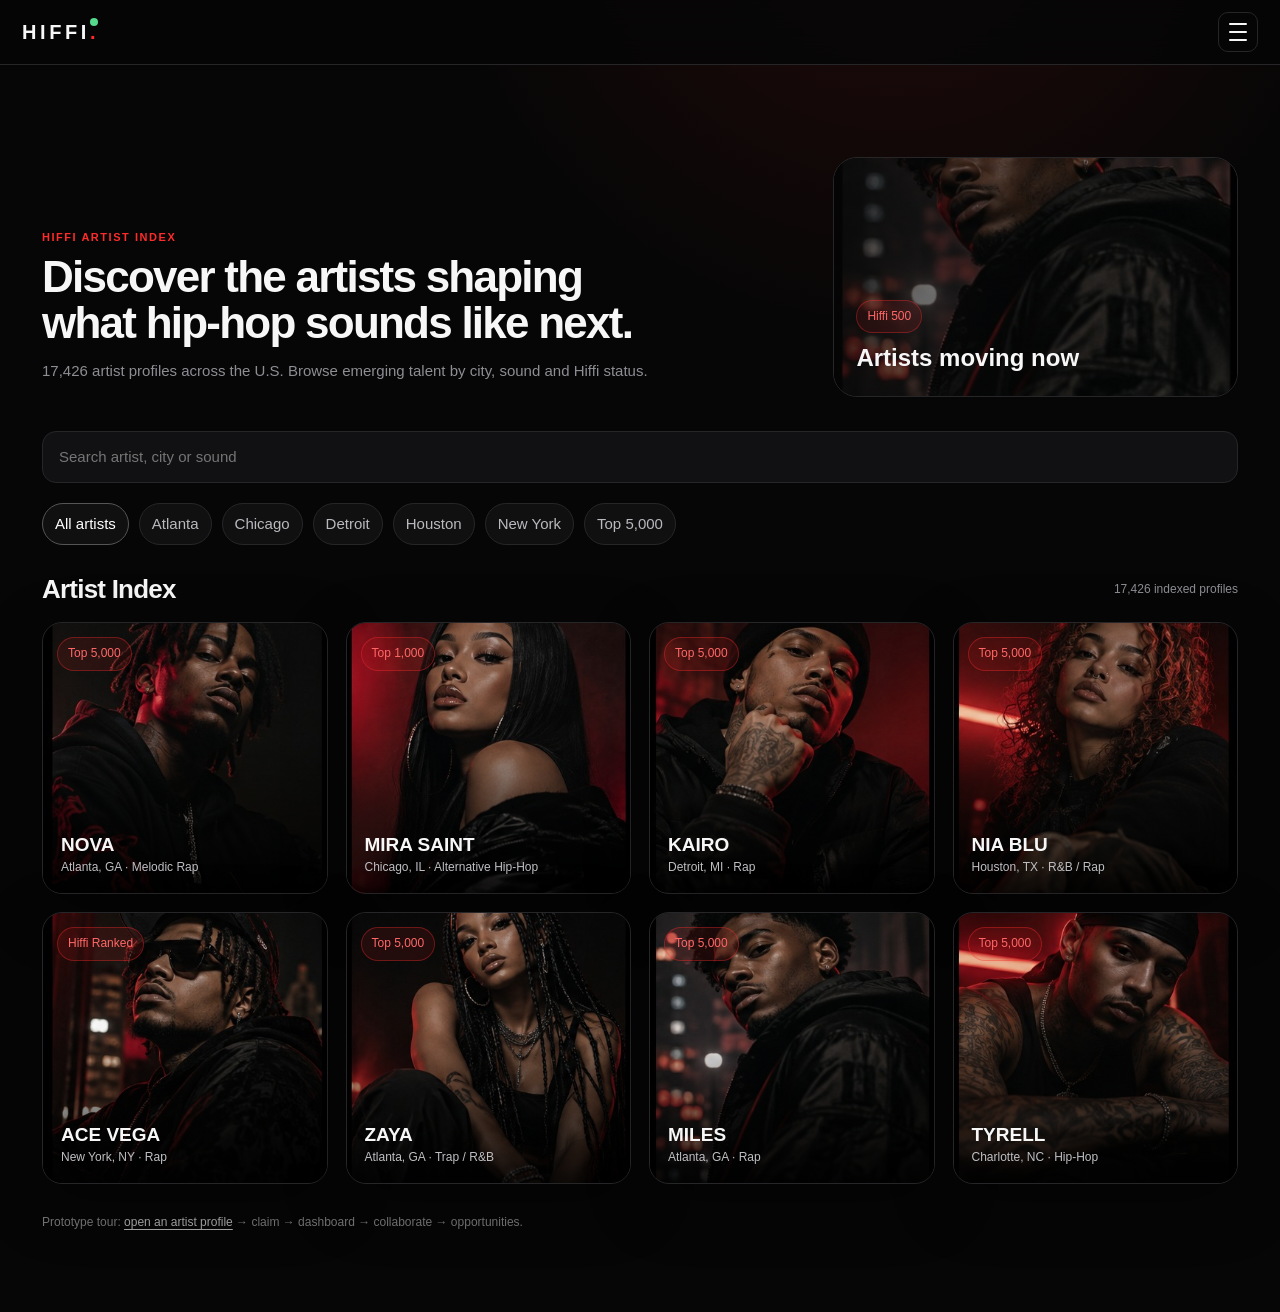
<file: index.html>
<!doctype html><html><head><meta charset="utf-8"><meta name="viewport" content="width=device-width,initial-scale=1"><title>Artist Index — Hiffi Prototype</title><link rel="stylesheet" href="styles.css"></head><body><div class="shell"><header class="topbar"><a class="brand" href="index.html">HIFFI<span class="dot">.</span></a><nav class="nav"><a class="" href="index.html">Explore</a><a class="active" href="index.html">Artist Index</a><a href="opportunities.html">Opportunities</a><a class="pill" href="claim.html">Log in</a><a class="pill cta" href="claim.html">Sign up</a></nav></header><main class="content"><section class="hero-index"><div><div class="eyebrow">Hiffi Artist Index</div><h1 class="h1">Discover the artists shaping<br>what hip-hop sounds like next.</h1><p class="muted" style="max-width:700px">17,426 artist profiles across the U.S. Browse emerging talent by city, sound and Hiffi status.</p></div><div class="hero-art"><img src="assets/miles.jpg" alt="Hip-hop artist"><div style="position:absolute;left:22px;bottom:20px;z-index:2"><span class="badge red">Hiffi 500</span><div style="font-size:24px;font-weight:900;margin-top:8px">Artists moving now</div></div></div></section><input class="search" placeholder="Search artist, city or sound"><div class="filters"><button class="filter active">All artists</button><button class="filter">Atlanta</button><button class="filter">Chicago</button><button class="filter">Detroit</button><button class="filter">Houston</button><button class="filter">New York</button><button class="filter">Top 5,000</button></div><div class="between" style="margin-bottom:14px"><h2 class="h2">Artist Index</h2><span class="muted tiny">17,426 indexed profiles</span></div><div class="artist-grid"><a class="card artist-card" href="artist.html"><img src="assets/nova.jpg" alt="NOVA"><div class="overlay"></div><span class="badge red ranktag">Top 5,000</span><div class="info"><div class="name">NOVA</div><div class="meta">Atlanta, GA · Melodic Rap</div></div></a><a class="card artist-card" href="artist.html"><img src="assets/mira.jpg" alt="MIRA SAINT"><div class="overlay"></div><span class="badge red ranktag">Top 1,000</span><div class="info"><div class="name">MIRA SAINT</div><div class="meta">Chicago, IL · Alternative Hip-Hop</div></div></a><a class="card artist-card" href="artist.html"><img src="assets/kairo.jpg" alt="KAIRO"><div class="overlay"></div><span class="badge red ranktag">Top 5,000</span><div class="info"><div class="name">KAIRO</div><div class="meta">Detroit, MI · Rap</div></div></a><a class="card artist-card" href="artist.html"><img src="assets/nia.jpg" alt="NIA BLU"><div class="overlay"></div><span class="badge red ranktag">Top 5,000</span><div class="info"><div class="name">NIA BLU</div><div class="meta">Houston, TX · R&B / Rap</div></div></a><a class="card artist-card" href="artist.html"><img src="assets/ace.jpg" alt="ACE VEGA"><div class="overlay"></div><span class="badge red ranktag">Hiffi Ranked</span><div class="info"><div class="name">ACE VEGA</div><div class="meta">New York, NY · Rap</div></div></a><a class="card artist-card" href="artist.html"><img src="assets/zaya.jpg" alt="ZAYA"><div class="overlay"></div><span class="badge red ranktag">Top 5,000</span><div class="info"><div class="name">ZAYA</div><div class="meta">Atlanta, GA · Trap / R&B</div></div></a><a class="card artist-card" href="artist.html"><img src="assets/miles.jpg" alt="MILES"><div class="overlay"></div><span class="badge red ranktag">Top 5,000</span><div class="info"><div class="name">MILES</div><div class="meta">Atlanta, GA · Rap</div></div></a><a class="card artist-card" href="artist.html"><img src="assets/tyrell.jpg" alt="TYRELL"><div class="overlay"></div><span class="badge red ranktag">Top 5,000</span><div class="info"><div class="name">TYRELL</div><div class="meta">Charlotte, NC · Hip-Hop</div></div></a></div><div class="tour" style="margin-top:30px">Prototype tour: <a href="artist.html">open an artist profile</a> → claim → dashboard → collaborate → opportunities.</div></main></div><div class="toast"></div><script src="app.js"></script></body></html>
</file>
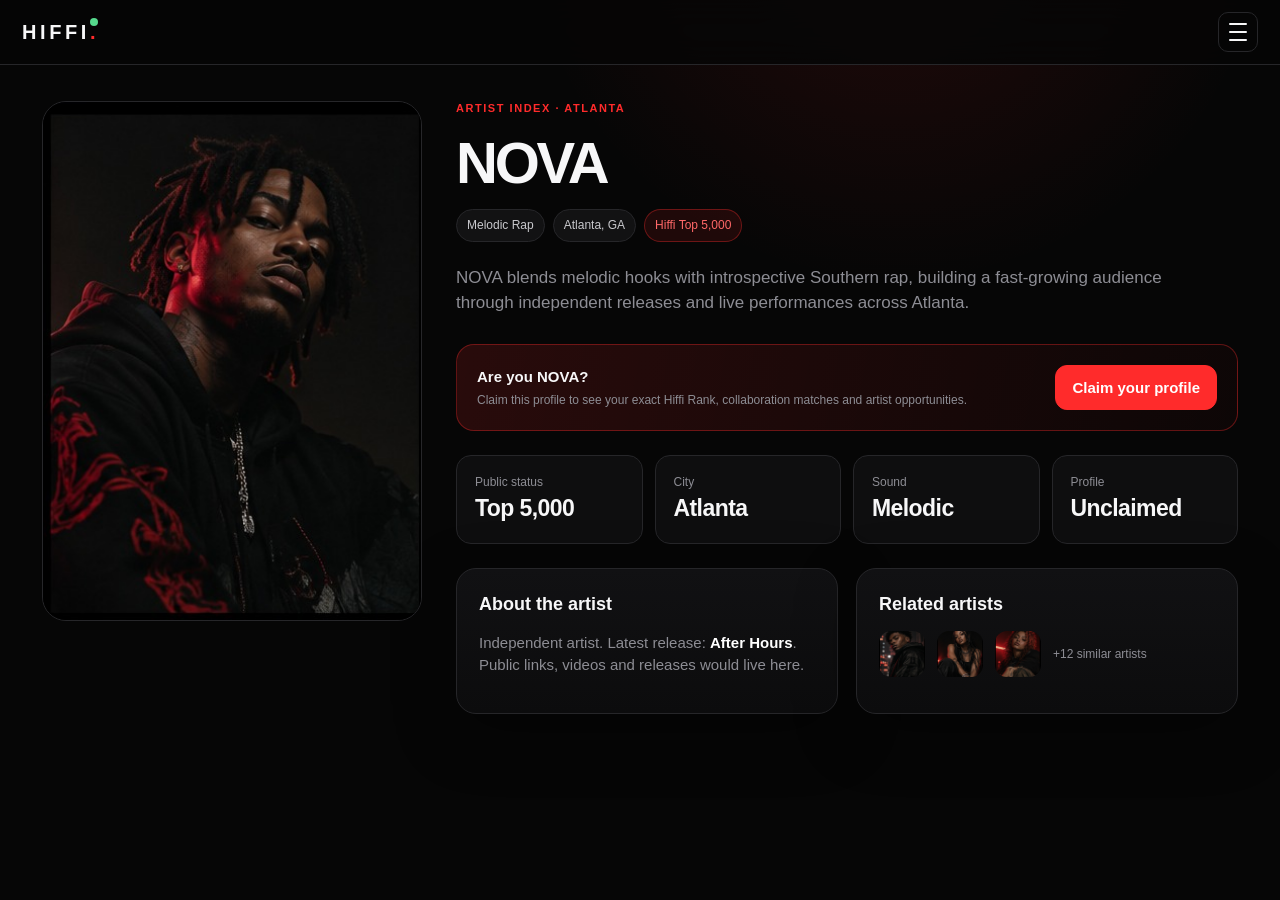
<file: artist.html>
<!doctype html><html><head><meta charset="utf-8"><meta name="viewport" content="width=device-width,initial-scale=1"><title>NOVA — Hiffi Prototype</title><link rel="stylesheet" href="styles.css"></head><body><div class="shell"><header class="topbar"><a class="brand" href="index.html">HIFFI<span class="dot">.</span></a><nav class="nav"><a class="" href="index.html">Explore</a><a class="active" href="index.html">Artist Index</a><a href="opportunities.html">Opportunities</a><a class="pill" href="claim.html">Log in</a><a class="pill cta" href="claim.html">Sign up</a></nav></header><main class="content"><div class="profile-hero"><div class="cover"><img src="assets/nova.jpg" alt="NOVA"></div><div><div class="eyebrow">Artist Index · Atlanta</div><h1 class="profile-title">NOVA</h1><div class="row gap8"><span class="badge">Melodic Rap</span><span class="badge">Atlanta, GA</span><span class="badge red">Hiffi Top 5,000</span></div><p class="muted" style="font-size:17px;max-width:720px;margin-top:24px">NOVA blends melodic hooks with introspective Southern rap, building a fast-growing audience through independent releases and live performances across Atlanta.</p><div class="claim-banner" style="margin-top:28px"><div><b>Are you NOVA?</b><div class="muted tiny" style="margin-top:4px">Claim this profile to see your exact Hiffi Rank, collaboration matches and artist opportunities.</div></div><a class="btn primary" href="claim.html">Claim your profile</a></div><div class="stat-strip"><div class="stat"><div class="muted tiny">Public status</div><div class="num">Top 5,000</div></div><div class="stat"><div class="muted tiny">City</div><div class="num">Atlanta</div></div><div class="stat"><div class="muted tiny">Sound</div><div class="num">Melodic</div></div><div class="stat"><div class="muted tiny">Profile</div><div class="num">Unclaimed</div></div></div><div class="grid2"><div class="card card-pad"><h3 class="h3">About the artist</h3><p class="muted">Independent artist. Latest release: <b style="color:#fff">After Hours</b>. Public links, videos and releases would live here.</p></div><div class="card card-pad"><h3 class="h3">Related artists</h3><div class="row gap12" style="margin-top:14px"><img class="avatar sm" src="assets/miles.jpg"><img class="avatar sm" src="assets/zaya.jpg"><img class="avatar sm" src="assets/nia.jpg"><span class="muted tiny">+12 similar artists</span></div></div></div></div></div></main></div><div class="toast"></div><script src="app.js"></script></body></html>
</file>
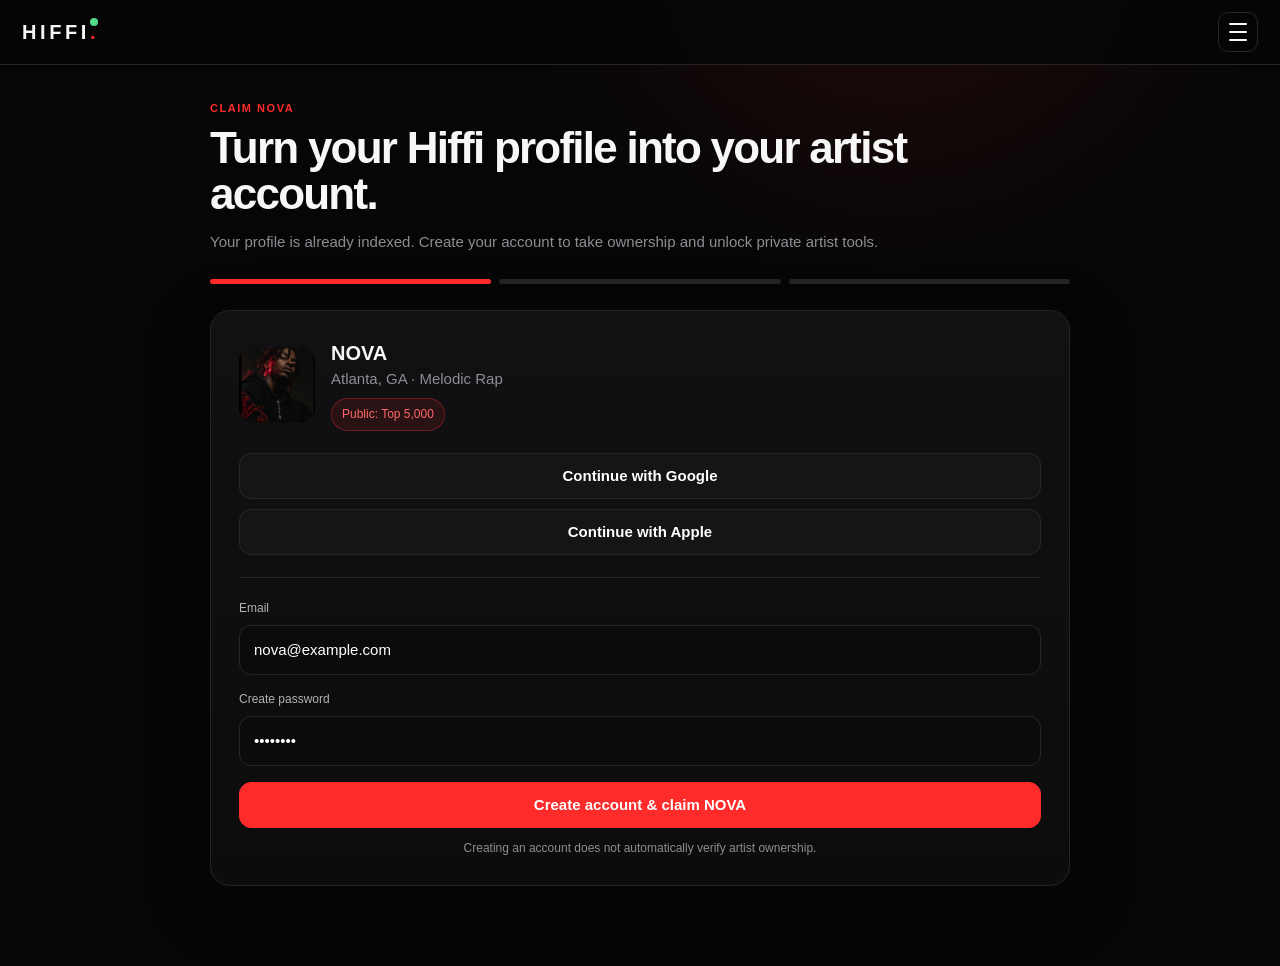
<file: claim.html>
<!doctype html><html><head><meta charset="utf-8"><meta name="viewport" content="width=device-width,initial-scale=1"><title>Claim Artist — Hiffi Prototype</title><link rel="stylesheet" href="styles.css"></head><body><div class="shell"><header class="topbar"><a class="brand" href="index.html">HIFFI<span class="dot">.</span></a><nav class="nav"><a class="" href="index.html">Explore</a><a class="active" href="index.html">Artist Index</a><a href="opportunities.html">Opportunities</a><a class="pill" href="claim.html">Log in</a><a class="pill cta" href="claim.html">Sign up</a></nav></header><main class="content"><div class="narrow"><div class="eyebrow">Claim NOVA</div><h1 class="h1">Turn your Hiffi profile into your artist account.</h1><p class="muted">Your profile is already indexed. Create your account to take ownership and unlock private artist tools.</p><div class="stepper"><span class="step current"></span><span class="step"></span><span class="step"></span></div><div class="card form-card"><div class="row gap16" style="margin-bottom:22px"><img class="avatar" src="assets/nova.jpg"><div><b style="font-size:20px">NOVA</b><div class="muted">Atlanta, GA · Melodic Rap</div><span class="badge red" style="margin-top:8px">Public: Top 5,000</span></div></div><button class="btn full" data-toast="Google sign-in simulated">Continue with Google</button><button class="btn full" style="margin-top:10px" data-toast="Apple sign-in simulated">Continue with Apple</button><div class="divider"></div><div class="field"><label>Email</label><input class="input" value="nova@example.com"></div><div class="field"><label>Create password</label><input class="input" type="password" value="password"></div><a class="btn primary full" href="verify.html">Create account & claim NOVA</a><p class="muted tiny" style="text-align:center;margin-bottom:0">Creating an account does not automatically verify artist ownership.</p></div></div></main></div><div class="toast"></div><script src="app.js"></script></body></html>
</file>
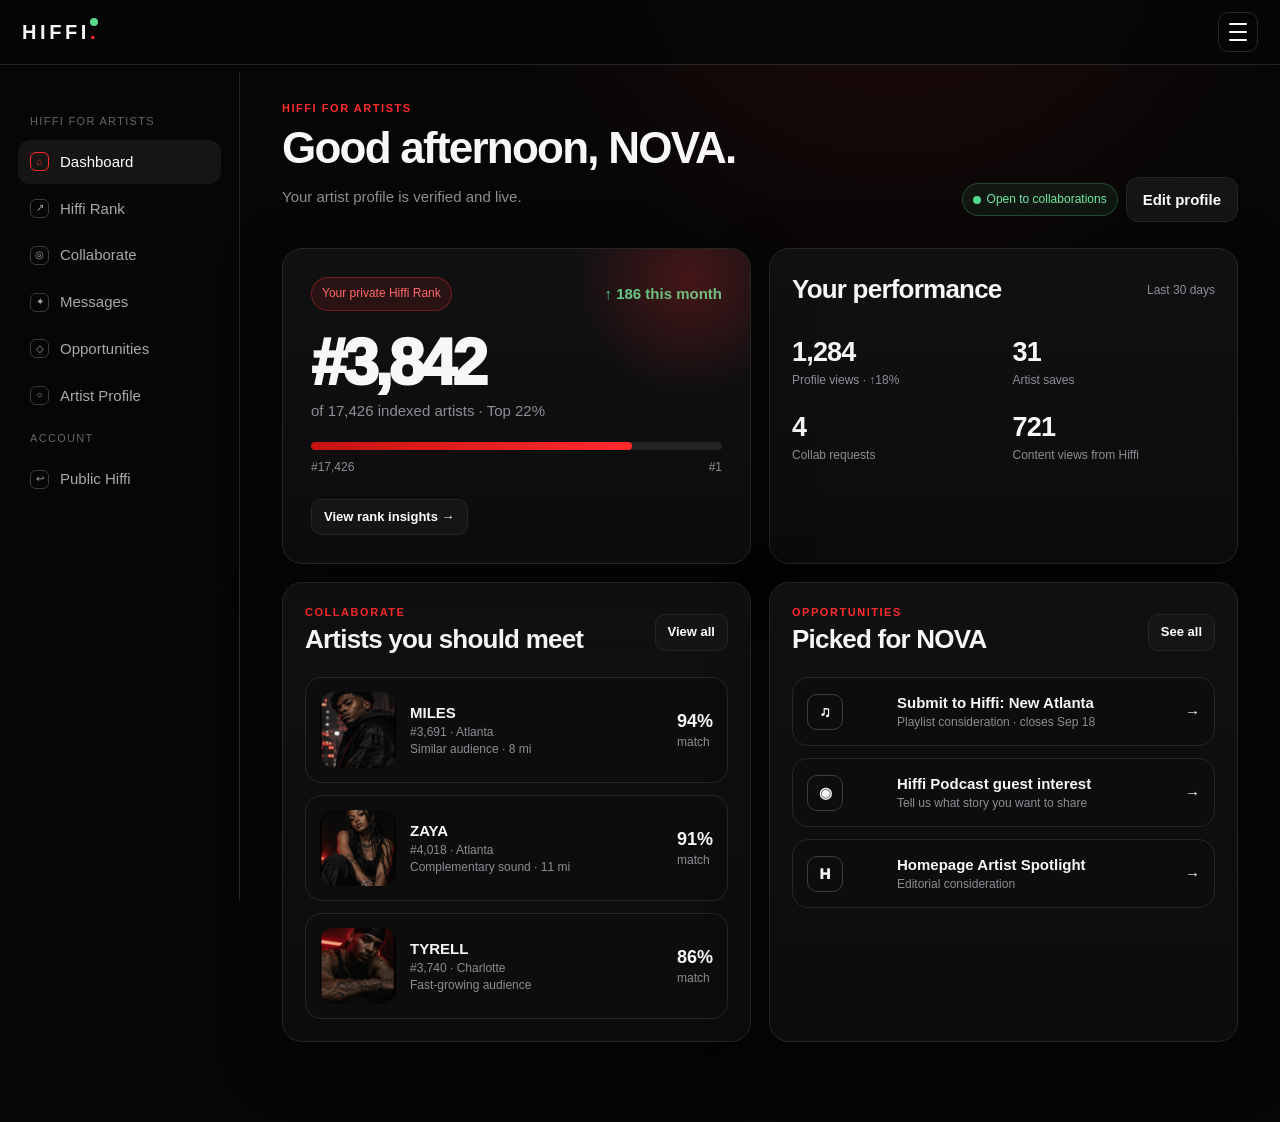
<file: dashboard.html>
<!doctype html><html><head><meta charset="utf-8"><meta name="viewport" content="width=device-width,initial-scale=1"><title>Artist Dashboard — Hiffi Prototype</title><link rel="stylesheet" href="styles.css"></head><body><div class="shell"><header class="topbar"><a class="brand" href="index.html">HIFFI<span class="dot">.</span></a><nav class="nav"><a class="" href="index.html">Explore</a><a class="active" href="index.html">Artist Index</a><a href="opportunities.html">Opportunities</a><a class="pill" href="dashboard.html">Artist Dashboard</a></nav></header><div class="layout"><aside class="sidebar"><div class="side-label">Hiffi for Artists</div><a class="side-link active" href="dashboard.html"><span class="ico">⌂</span>Dashboard</a><a class="side-link " href="ranking.html"><span class="ico">↗</span>Hiffi Rank</a><a class="side-link " href="network.html"><span class="ico">◎</span>Collaborate</a><a class="side-link " href="messages.html"><span class="ico">✦</span>Messages</a><a class="side-link " href="opportunities.html"><span class="ico">◇</span>Opportunities</a><a class="side-link " href="edit-profile.html"><span class="ico">○</span>Artist Profile</a><div class="side-label">Account</div><a class="side-link" href="index.html"><span class="ico">↩</span>Public Hiffi</a></aside><main class="content"><div class="dashboard-head"><div><div class="eyebrow">Hiffi for Artists</div><h1 class="h1" style="margin-bottom:4px">Good afternoon, NOVA.</h1><p class="muted">Your artist profile is verified and live.</p></div><div class="row gap8"><span class="badge good"><span class="dot"></span> Open to collaborations</span><a class="btn" href="edit-profile.html">Edit profile</a></div></div><div class="grid2"><section class="card rank-card"><div class="between"><span class="badge red">Your private Hiffi Rank</span><span class="trend">↑ 186 this month</span></div><div class="rank-number" style="margin-top:24px">#3,842</div><div class="muted" style="margin:8px 0 20px">of 17,426 indexed artists · Top 22%</div><div class="progress"><span style="width:78%"></span></div><div class="between tiny muted" style="margin-top:9px"><span>#17,426</span><span>#1</span></div><a class="btn small" href="ranking.html" style="margin-top:22px">View rank insights →</a></section><section class="card card-pad"><div class="between"><h2 class="h2">Your performance</h2><span class="muted tiny">Last 30 days</span></div><div class="grid2" style="margin-top:24px"><div><div class="metric">1,284</div><div class="muted tiny">Profile views · ↑18%</div></div><div><div class="metric">31</div><div class="muted tiny">Artist saves</div></div><div><div class="metric">4</div><div class="muted tiny">Collab requests</div></div><div><div class="metric">721</div><div class="muted tiny">Content views from Hiffi</div></div></div></section></div><div class="grid2" style="margin-top:18px"><section class="card card-pad"><div class="between"><div><div class="eyebrow">Collaborate</div><h2 class="h2">Artists you should meet</h2></div><a class="btn small" href="network.html">View all</a></div><div class="stack gap12" style="margin-top:18px"><a class="match-card" href="match.html"><img class="avatar" src="assets/miles.jpg"><div><b>MILES</b><div class="muted tiny">#3,691 · Atlanta</div><div class="muted tiny">Similar audience · 8 mi</div></div><div><div class="match-score">94%</div><div class="muted tiny">match</div></div></a><a class="match-card" href="match.html"><img class="avatar" src="assets/zaya.jpg"><div><b>ZAYA</b><div class="muted tiny">#4,018 · Atlanta</div><div class="muted tiny">Complementary sound · 11 mi</div></div><div><div class="match-score">91%</div><div class="muted tiny">match</div></div></a><a class="match-card" href="match.html"><img class="avatar" src="assets/tyrell.jpg"><div><b>TYRELL</b><div class="muted tiny">#3,740 · Charlotte</div><div class="muted tiny">Fast-growing audience</div></div><div><div class="match-score">86%</div><div class="muted tiny">match</div></div></a></div></section><section class="card card-pad"><div class="between"><div><div class="eyebrow">Opportunities</div><h2 class="h2">Picked for NOVA</h2></div><a class="btn small" href="opportunities.html">See all</a></div><div class="stack gap12" style="margin-top:18px"><a class="match-card" href="opportunities.html"><div class="logo-mark">♫</div><div><b>Submit to Hiffi: New Atlanta</b><div class="muted tiny">Playlist consideration · closes Sep 18</div></div><span>→</span></a><a class="match-card" href="podcast.html"><div class="logo-mark">◉</div><div><b>Hiffi Podcast guest interest</b><div class="muted tiny">Tell us what story you want to share</div></div><span>→</span></a><a class="match-card" href="opportunities.html"><div class="logo-mark">H</div><div><b>Homepage Artist Spotlight</b><div class="muted tiny">Editorial consideration</div></div><span>→</span></a></div></section></div></main></div></div><div class="toast"></div><script src="app.js"></script></body></html>
</file>
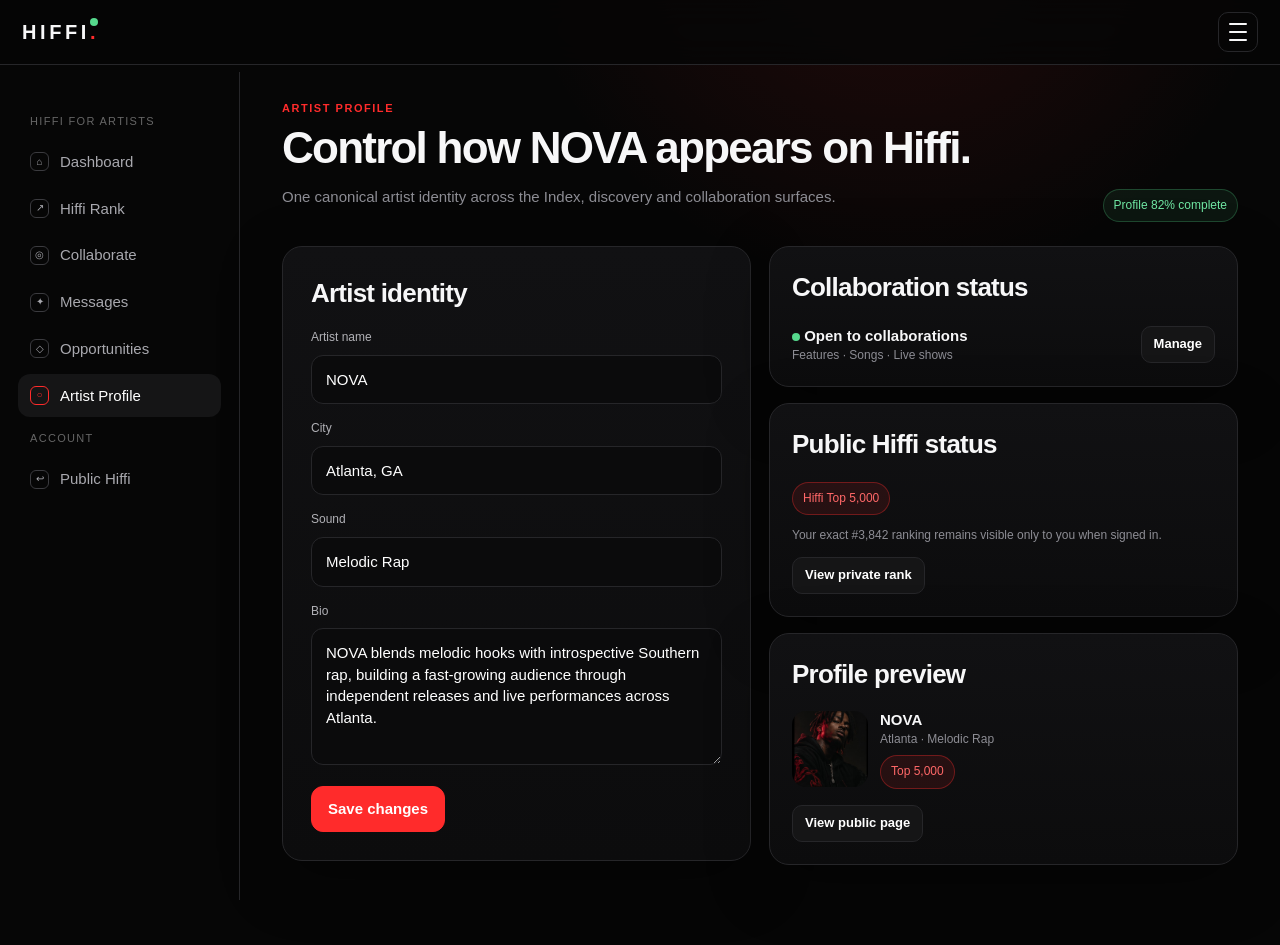
<file: edit-profile.html>
<!doctype html><html><head><meta charset="utf-8"><meta name="viewport" content="width=device-width,initial-scale=1"><title>Artist Profile — Hiffi Prototype</title><link rel="stylesheet" href="styles.css"></head><body><div class="shell"><header class="topbar"><a class="brand" href="index.html">HIFFI<span class="dot">.</span></a><nav class="nav"><a class="" href="index.html">Explore</a><a class="active" href="index.html">Artist Index</a><a href="opportunities.html">Opportunities</a><a class="pill" href="dashboard.html">Artist Dashboard</a></nav></header><div class="layout"><aside class="sidebar"><div class="side-label">Hiffi for Artists</div><a class="side-link " href="dashboard.html"><span class="ico">⌂</span>Dashboard</a><a class="side-link " href="ranking.html"><span class="ico">↗</span>Hiffi Rank</a><a class="side-link " href="network.html"><span class="ico">◎</span>Collaborate</a><a class="side-link " href="messages.html"><span class="ico">✦</span>Messages</a><a class="side-link " href="opportunities.html"><span class="ico">◇</span>Opportunities</a><a class="side-link active" href="edit-profile.html"><span class="ico">○</span>Artist Profile</a><div class="side-label">Account</div><a class="side-link" href="index.html"><span class="ico">↩</span>Public Hiffi</a></aside><main class="content"><div class="between" style="align-items:flex-end"><div><div class="eyebrow">Artist Profile</div><h1 class="h1">Control how NOVA appears on Hiffi.</h1><p class="muted">One canonical artist identity across the Index, discovery and collaboration surfaces.</p></div><span class="badge good">Profile 82% complete</span></div><div class="grid2" style="margin-top:24px;align-items:start"><div class="card form-card"><h2 class="h2">Artist identity</h2><div class="field"><label>Artist name</label><input class="input" value="NOVA"></div><div class="field"><label>City</label><input class="input" value="Atlanta, GA"></div><div class="field"><label>Sound</label><input class="input" value="Melodic Rap"></div><div class="field"><label>Bio</label><textarea class="input" rows="5">NOVA blends melodic hooks with introspective Southern rap, building a fast-growing audience through independent releases and live performances across Atlanta.</textarea></div><button class="btn primary" data-toast="Profile changes saved">Save changes</button></div><div class="stack gap16"><div class="card card-pad"><h2 class="h2">Collaboration status</h2><div class="between" style="margin-top:18px"><div><b><span class="dot"></span> Open to collaborations</b><div class="muted tiny">Features · Songs · Live shows</div></div><a class="btn small" href="network.html">Manage</a></div></div><div class="card card-pad"><h2 class="h2">Public Hiffi status</h2><div style="margin-top:18px"><span class="badge red">Hiffi Top 5,000</span><p class="muted tiny">Your exact #3,842 ranking remains visible only to you when signed in.</p><a class="btn small" href="ranking.html">View private rank</a></div></div><div class="card card-pad"><h2 class="h2">Profile preview</h2><div class="row gap12" style="margin-top:16px"><img class="avatar" src="assets/nova.jpg"><div><b>NOVA</b><div class="muted tiny">Atlanta · Melodic Rap</div><span class="badge red" style="margin-top:7px">Top 5,000</span></div></div><a class="btn small" href="artist.html" style="margin-top:16px">View public page</a></div></div></div></main></div></div><div class="toast"></div><script src="app.js"></script></body></html>
</file>
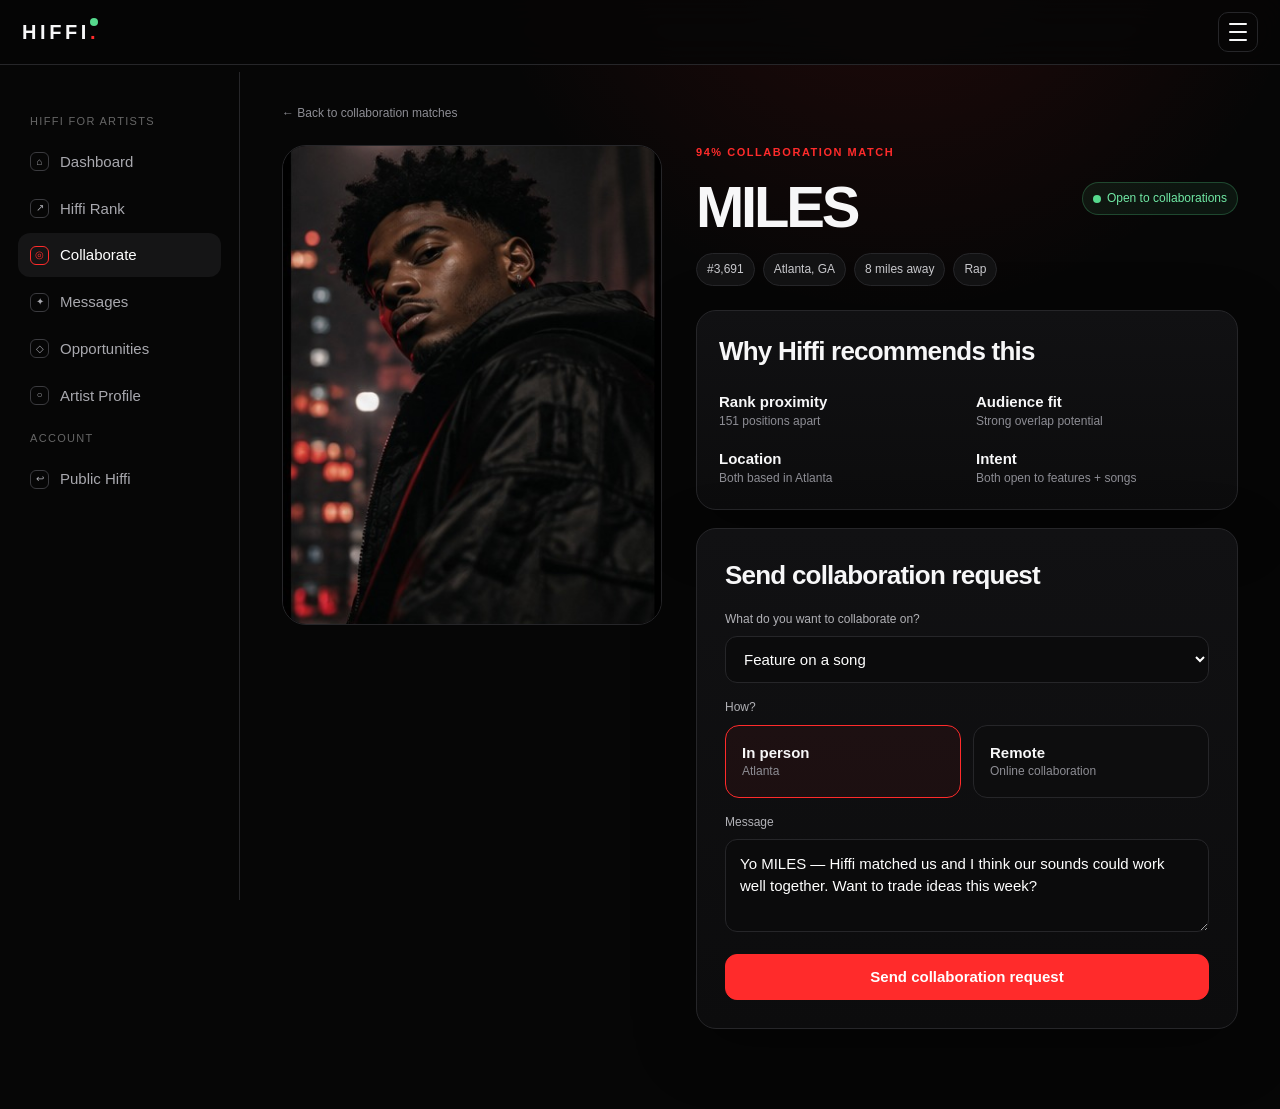
<file: match.html>
<!doctype html><html><head><meta charset="utf-8"><meta name="viewport" content="width=device-width,initial-scale=1"><title>MILES Collaboration — Hiffi Prototype</title><link rel="stylesheet" href="styles.css"></head><body><div class="shell"><header class="topbar"><a class="brand" href="index.html">HIFFI<span class="dot">.</span></a><nav class="nav"><a class="" href="index.html">Explore</a><a class="active" href="index.html">Artist Index</a><a href="opportunities.html">Opportunities</a><a class="pill" href="dashboard.html">Artist Dashboard</a></nav></header><div class="layout"><aside class="sidebar"><div class="side-label">Hiffi for Artists</div><a class="side-link " href="dashboard.html"><span class="ico">⌂</span>Dashboard</a><a class="side-link " href="ranking.html"><span class="ico">↗</span>Hiffi Rank</a><a class="side-link active" href="network.html"><span class="ico">◎</span>Collaborate</a><a class="side-link " href="messages.html"><span class="ico">✦</span>Messages</a><a class="side-link " href="opportunities.html"><span class="ico">◇</span>Opportunities</a><a class="side-link " href="edit-profile.html"><span class="ico">○</span>Artist Profile</a><div class="side-label">Account</div><a class="side-link" href="index.html"><span class="ico">↩</span>Public Hiffi</a></aside><main class="content"><a class="muted tiny" href="network.html">← Back to collaboration matches</a><div class="profile-hero" style="margin-top:22px"><div class="cover" style="height:480px"><img src="assets/miles.jpg" alt="MILES"></div><div><div class="between"><div><div class="eyebrow">94% Collaboration Match</div><h1 class="profile-title">MILES</h1></div><span class="badge good"><span class="dot"></span> Open to collaborations</span></div><div class="row gap8"><span class="badge">#3,691</span><span class="badge">Atlanta, GA</span><span class="badge">8 miles away</span><span class="badge">Rap</span></div><div class="card card-pad" style="margin-top:24px"><h2 class="h2">Why Hiffi recommends this</h2><div class="grid2" style="margin-top:20px"><div><b>Rank proximity</b><div class="muted tiny">151 positions apart</div></div><div><b>Audience fit</b><div class="muted tiny">Strong overlap potential</div></div><div><b>Location</b><div class="muted tiny">Both based in Atlanta</div></div><div><b>Intent</b><div class="muted tiny">Both open to features + songs</div></div></div></div><div class="card form-card" style="margin-top:18px"><h2 class="h2">Send collaboration request</h2><div class="field"><label>What do you want to collaborate on?</label><select class="input"><option>Feature on a song</option><option>New song together</option><option>Live performance</option><option>Content</option></select></div><div class="field"><label>How?</label><div class="choice-grid"><div class="choice selected"><b>In person</b><div class="muted tiny">Atlanta</div></div><div class="choice"><b>Remote</b><div class="muted tiny">Online collaboration</div></div></div></div><div class="field"><label>Message</label><textarea class="input" rows="3">Yo MILES — Hiffi matched us and I think our sounds could work well together. Want to trade ideas this week?</textarea></div><a class="btn primary full" href="messages.html">Send collaboration request</a></div></div></div></main></div></div><div class="toast"></div><script src="app.js"></script></body></html>
</file>
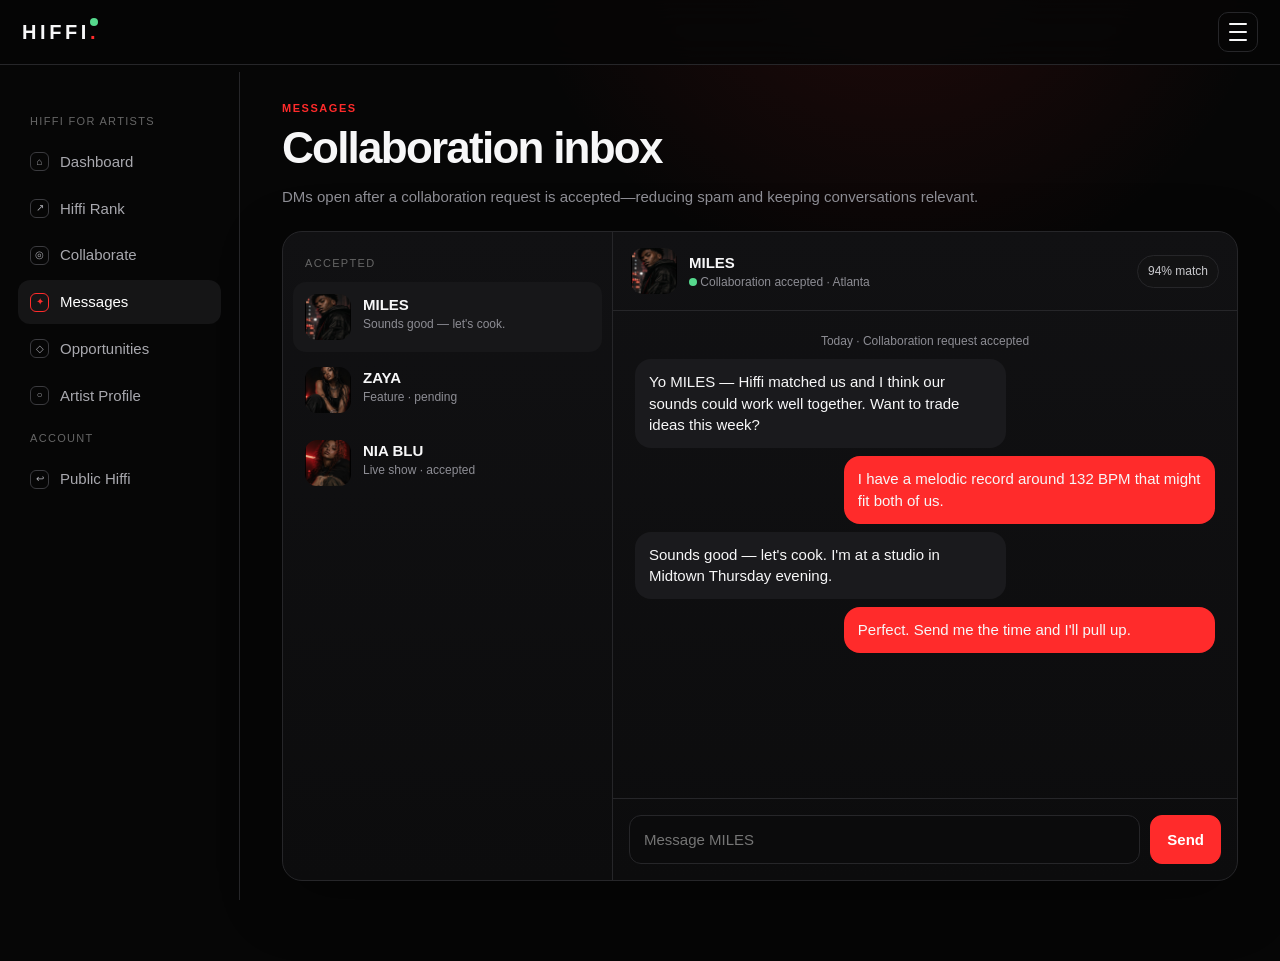
<file: messages.html>
<!doctype html><html><head><meta charset="utf-8"><meta name="viewport" content="width=device-width,initial-scale=1"><title>Messages — Hiffi Prototype</title><link rel="stylesheet" href="styles.css"></head><body><div class="shell"><header class="topbar"><a class="brand" href="index.html">HIFFI<span class="dot">.</span></a><nav class="nav"><a class="" href="index.html">Explore</a><a class="active" href="index.html">Artist Index</a><a href="opportunities.html">Opportunities</a><a class="pill" href="dashboard.html">Artist Dashboard</a></nav></header><div class="layout"><aside class="sidebar"><div class="side-label">Hiffi for Artists</div><a class="side-link " href="dashboard.html"><span class="ico">⌂</span>Dashboard</a><a class="side-link " href="ranking.html"><span class="ico">↗</span>Hiffi Rank</a><a class="side-link " href="network.html"><span class="ico">◎</span>Collaborate</a><a class="side-link active" href="messages.html"><span class="ico">✦</span>Messages</a><a class="side-link " href="opportunities.html"><span class="ico">◇</span>Opportunities</a><a class="side-link " href="edit-profile.html"><span class="ico">○</span>Artist Profile</a><div class="side-label">Account</div><a class="side-link" href="index.html"><span class="ico">↩</span>Public Hiffi</a></aside><main class="content"><div><div class="eyebrow">Messages</div><h1 class="h1">Collaboration inbox</h1><p class="muted">DMs open after a collaboration request is accepted—reducing spam and keeping conversations relevant.</p></div><div class="card msg-layout" style="margin-top:24px"><div class="thread-list"><div class="side-label">Accepted</div><div class="thread active"><img class="avatar sm" src="assets/miles.jpg"><div><b>MILES</b><div class="muted tiny">Sounds good — let's cook.</div></div></div><div class="thread"><img class="avatar sm" src="assets/zaya.jpg"><div><b>ZAYA</b><div class="muted tiny">Feature · pending</div></div></div><div class="thread"><img class="avatar sm" src="assets/nia.jpg"><div><b>NIA BLU</b><div class="muted tiny">Live show · accepted</div></div></div></div><div class="chat"><div class="chat-head between"><div class="row gap12"><img class="avatar sm" src="assets/miles.jpg"><div><b>MILES</b><div class="muted tiny"><span class="dot"></span> Collaboration accepted · Atlanta</div></div></div><span class="badge">94% match</span></div><div class="chat-body"><div class="muted tiny" style="text-align:center">Today · Collaboration request accepted</div><div class="bubble">Yo MILES — Hiffi matched us and I think our sounds could work well together. Want to trade ideas this week?</div><div class="bubble me">I have a melodic record around 132 BPM that might fit both of us.</div><div class="bubble">Sounds good — let's cook. I'm at a studio in Midtown Thursday evening.</div><div class="bubble me">Perfect. Send me the time and I'll pull up.</div></div><div class="chat-compose"><input class="input" placeholder="Message MILES"><button class="btn primary" data-toast="Message sent in prototype">Send</button></div></div></div></main></div></div><div class="toast"></div><script src="app.js"></script></body></html>
</file>
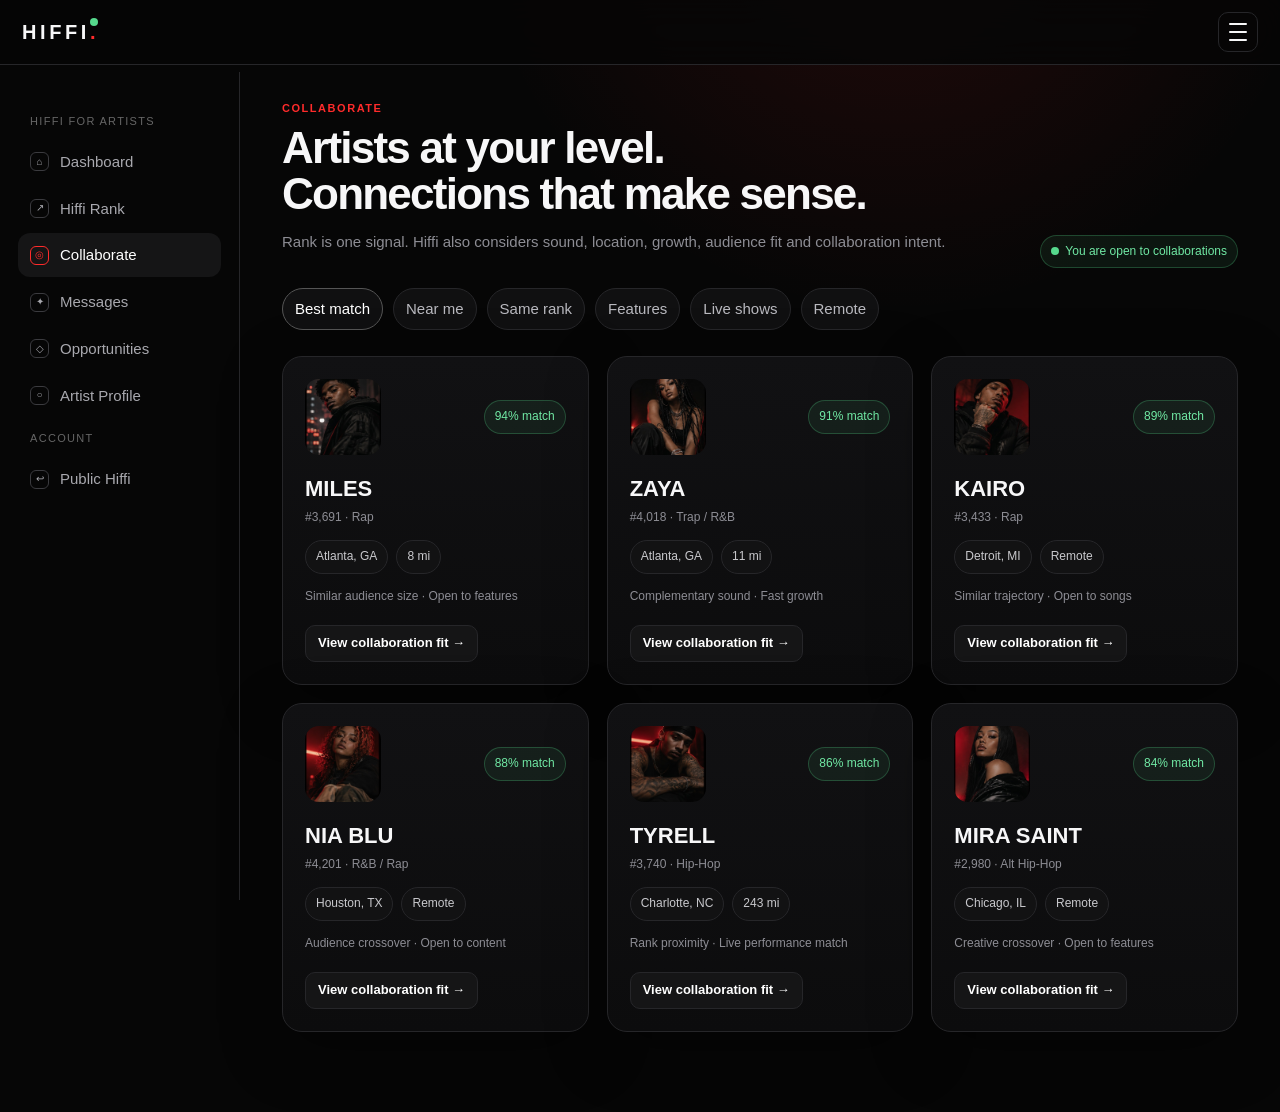
<file: network.html>
<!doctype html><html><head><meta charset="utf-8"><meta name="viewport" content="width=device-width,initial-scale=1"><title>Collaborate — Hiffi Prototype</title><link rel="stylesheet" href="styles.css"></head><body><div class="shell"><header class="topbar"><a class="brand" href="index.html">HIFFI<span class="dot">.</span></a><nav class="nav"><a class="" href="index.html">Explore</a><a class="active" href="index.html">Artist Index</a><a href="opportunities.html">Opportunities</a><a class="pill" href="dashboard.html">Artist Dashboard</a></nav></header><div class="layout"><aside class="sidebar"><div class="side-label">Hiffi for Artists</div><a class="side-link " href="dashboard.html"><span class="ico">⌂</span>Dashboard</a><a class="side-link " href="ranking.html"><span class="ico">↗</span>Hiffi Rank</a><a class="side-link active" href="network.html"><span class="ico">◎</span>Collaborate</a><a class="side-link " href="messages.html"><span class="ico">✦</span>Messages</a><a class="side-link " href="opportunities.html"><span class="ico">◇</span>Opportunities</a><a class="side-link " href="edit-profile.html"><span class="ico">○</span>Artist Profile</a><div class="side-label">Account</div><a class="side-link" href="index.html"><span class="ico">↩</span>Public Hiffi</a></aside><main class="content"><div class="between" style="align-items:flex-end"><div><div class="eyebrow">Collaborate</div><h1 class="h1">Artists at your level.<br>Connections that make sense.</h1><p class="muted">Rank is one signal. Hiffi also considers sound, location, growth, audience fit and collaboration intent.</p></div><span class="badge good"><span class="dot"></span> You are open to collaborations</span></div><div class="filters"><button class="filter active">Best match</button><button class="filter">Near me</button><button class="filter">Same rank</button><button class="filter">Features</button><button class="filter">Live shows</button><button class="filter">Remote</button></div><div class="grid3"><a class="card card-pad" href="match.html"><div class="between"><img class="avatar" src="assets/miles.jpg"><span class="badge good">94% match</span></div><h3 style="font-size:22px;margin:18px 0 4px">MILES</h3><div class="muted tiny">#3,691 · Rap</div><div class="row gap8" style="margin:14px 0"><span class="badge">Atlanta, GA</span><span class="badge">8 mi</span></div><p class="muted tiny">Similar audience size · Open to features</p><span class="btn small" style="margin-top:8px">View collaboration fit →</span></a><a class="card card-pad" href="match.html"><div class="between"><img class="avatar" src="assets/zaya.jpg"><span class="badge good">91% match</span></div><h3 style="font-size:22px;margin:18px 0 4px">ZAYA</h3><div class="muted tiny">#4,018 · Trap / R&B</div><div class="row gap8" style="margin:14px 0"><span class="badge">Atlanta, GA</span><span class="badge">11 mi</span></div><p class="muted tiny">Complementary sound · Fast growth</p><span class="btn small" style="margin-top:8px">View collaboration fit →</span></a><a class="card card-pad" href="match.html"><div class="between"><img class="avatar" src="assets/kairo.jpg"><span class="badge good">89% match</span></div><h3 style="font-size:22px;margin:18px 0 4px">KAIRO</h3><div class="muted tiny">#3,433 · Rap</div><div class="row gap8" style="margin:14px 0"><span class="badge">Detroit, MI</span><span class="badge">Remote</span></div><p class="muted tiny">Similar trajectory · Open to songs</p><span class="btn small" style="margin-top:8px">View collaboration fit →</span></a><a class="card card-pad" href="match.html"><div class="between"><img class="avatar" src="assets/nia.jpg"><span class="badge good">88% match</span></div><h3 style="font-size:22px;margin:18px 0 4px">NIA BLU</h3><div class="muted tiny">#4,201 · R&B / Rap</div><div class="row gap8" style="margin:14px 0"><span class="badge">Houston, TX</span><span class="badge">Remote</span></div><p class="muted tiny">Audience crossover · Open to content</p><span class="btn small" style="margin-top:8px">View collaboration fit →</span></a><a class="card card-pad" href="match.html"><div class="between"><img class="avatar" src="assets/tyrell.jpg"><span class="badge good">86% match</span></div><h3 style="font-size:22px;margin:18px 0 4px">TYRELL</h3><div class="muted tiny">#3,740 · Hip-Hop</div><div class="row gap8" style="margin:14px 0"><span class="badge">Charlotte, NC</span><span class="badge">243 mi</span></div><p class="muted tiny">Rank proximity · Live performance match</p><span class="btn small" style="margin-top:8px">View collaboration fit →</span></a><a class="card card-pad" href="match.html"><div class="between"><img class="avatar" src="assets/mira.jpg"><span class="badge good">84% match</span></div><h3 style="font-size:22px;margin:18px 0 4px">MIRA SAINT</h3><div class="muted tiny">#2,980 · Alt Hip-Hop</div><div class="row gap8" style="margin:14px 0"><span class="badge">Chicago, IL</span><span class="badge">Remote</span></div><p class="muted tiny">Creative crossover · Open to features</p><span class="btn small" style="margin-top:8px">View collaboration fit →</span></a></div></main></div></div><div class="toast"></div><script src="app.js"></script></body></html>
</file>
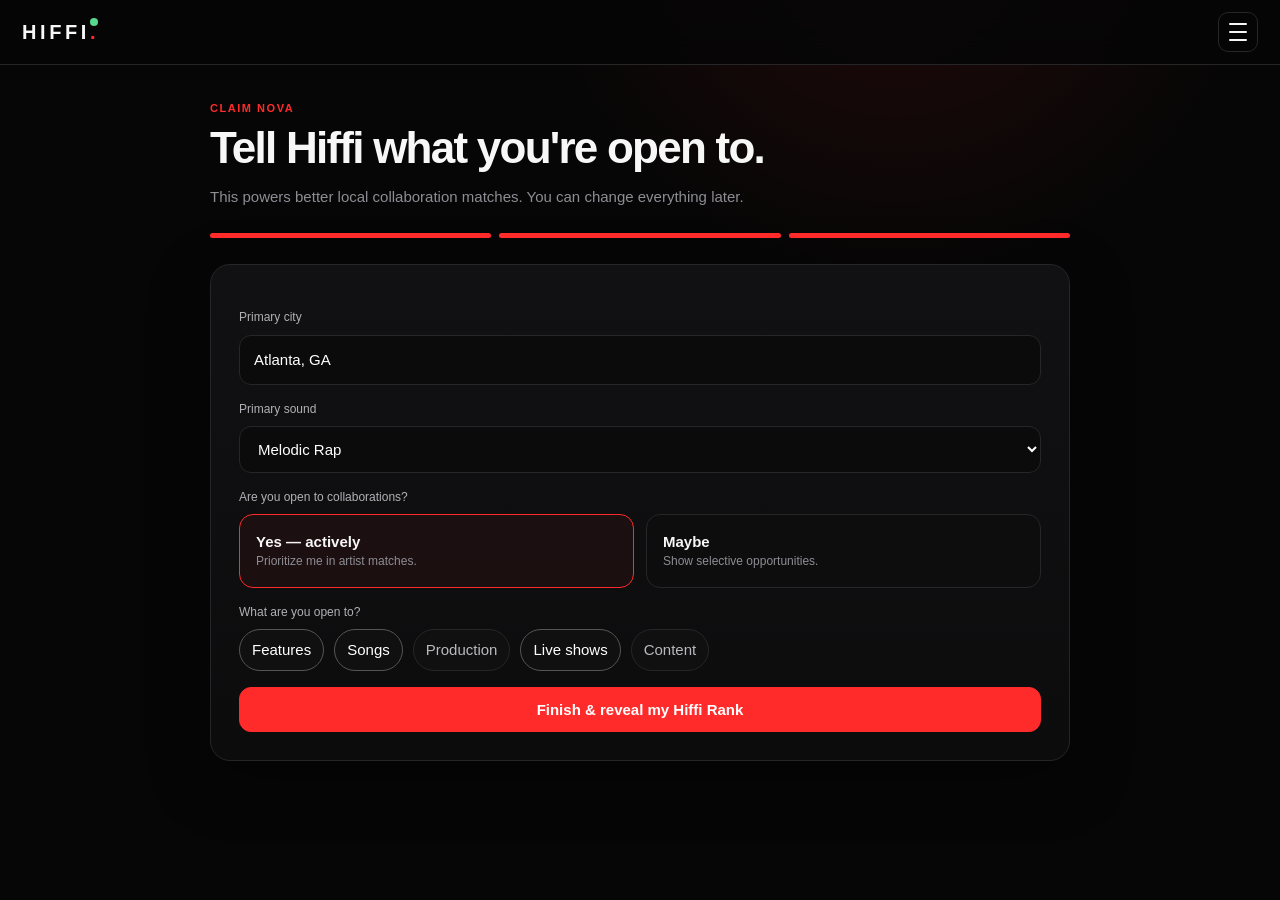
<file: onboard.html>
<!doctype html><html><head><meta charset="utf-8"><meta name="viewport" content="width=device-width,initial-scale=1"><title>Artist Setup — Hiffi Prototype</title><link rel="stylesheet" href="styles.css"></head><body><div class="shell"><header class="topbar"><a class="brand" href="index.html">HIFFI<span class="dot">.</span></a><nav class="nav"><a class="" href="index.html">Explore</a><a class="active" href="index.html">Artist Index</a><a href="opportunities.html">Opportunities</a><a class="pill" href="claim.html">Log in</a><a class="pill cta" href="claim.html">Sign up</a></nav></header><main class="content"><div class="narrow"><div class="eyebrow">Claim NOVA</div><h1 class="h1">Tell Hiffi what you're open to.</h1><p class="muted">This powers better local collaboration matches. You can change everything later.</p><div class="stepper"><span class="step done"></span><span class="step done"></span><span class="step current"></span></div><div class="card form-card"><div class="field"><label>Primary city</label><input class="input" value="Atlanta, GA"></div><div class="field"><label>Primary sound</label><select class="input"><option>Melodic Rap</option><option>Trap</option><option>Alternative Hip-Hop</option></select></div><div class="field"><label>Are you open to collaborations?</label><div class="choice-grid"><div class="choice selected"><b>Yes — actively</b><div class="muted tiny">Prioritize me in artist matches.</div></div><div class="choice"><b>Maybe</b><div class="muted tiny">Show selective opportunities.</div></div></div></div><div class="field"><label>What are you open to?</label><div class="filters" style="margin:0"><button class="filter active">Features</button><button class="filter active">Songs</button><button class="filter">Production</button><button class="filter active">Live shows</button><button class="filter">Content</button></div></div><a class="btn primary full" href="dashboard.html">Finish & reveal my Hiffi Rank</a></div></div></main></div><div class="toast"></div><script src="app.js"></script></body></html>
</file>
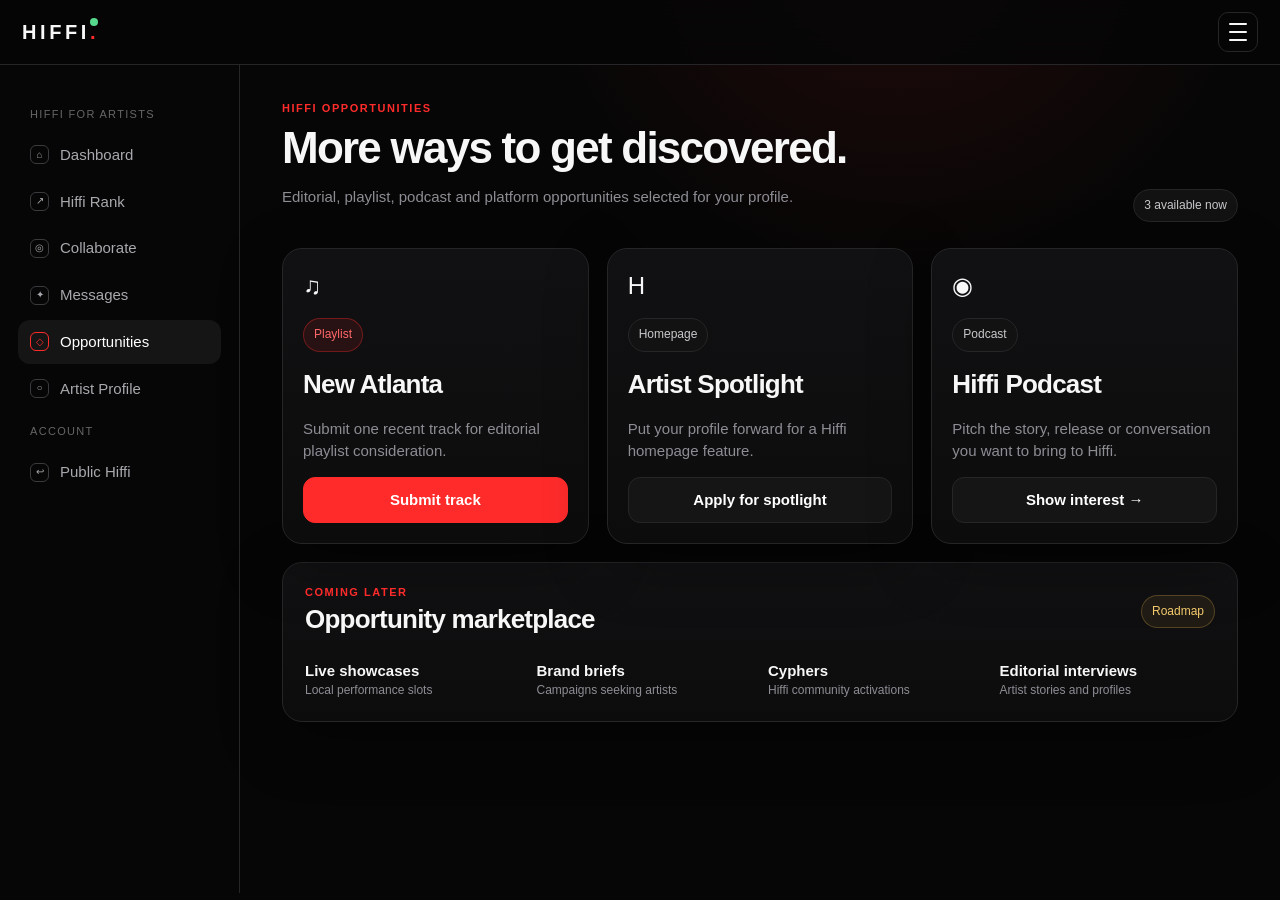
<file: opportunities.html>
<!doctype html><html><head><meta charset="utf-8"><meta name="viewport" content="width=device-width,initial-scale=1"><title>Opportunities — Hiffi Prototype</title><link rel="stylesheet" href="styles.css"></head><body><div class="shell"><header class="topbar"><a class="brand" href="index.html">HIFFI<span class="dot">.</span></a><nav class="nav"><a class="" href="index.html">Explore</a><a class="active" href="index.html">Artist Index</a><a href="opportunities.html">Opportunities</a><a class="pill" href="dashboard.html">Artist Dashboard</a></nav></header><div class="layout"><aside class="sidebar"><div class="side-label">Hiffi for Artists</div><a class="side-link " href="dashboard.html"><span class="ico">⌂</span>Dashboard</a><a class="side-link " href="ranking.html"><span class="ico">↗</span>Hiffi Rank</a><a class="side-link " href="network.html"><span class="ico">◎</span>Collaborate</a><a class="side-link " href="messages.html"><span class="ico">✦</span>Messages</a><a class="side-link active" href="opportunities.html"><span class="ico">◇</span>Opportunities</a><a class="side-link " href="edit-profile.html"><span class="ico">○</span>Artist Profile</a><div class="side-label">Account</div><a class="side-link" href="index.html"><span class="ico">↩</span>Public Hiffi</a></aside><main class="content"><div class="between" style="align-items:flex-end"><div><div class="eyebrow">Hiffi Opportunities</div><h1 class="h1">More ways to get discovered.</h1><p class="muted">Editorial, playlist, podcast and platform opportunities selected for your profile.</p></div><span class="badge">3 available now</span></div><div class="grid3" style="margin-top:26px"><div class="card opportunity"><div><div class="opp-icon">♫</div><span class="badge red" style="margin:14px 0">Playlist</span><h2 class="h2">New Atlanta</h2><p class="muted">Submit one recent track for editorial playlist consideration.</p></div><button class="btn primary" data-toast="Track submitted for consideration">Submit track</button></div><div class="card opportunity"><div><div class="opp-icon">H</div><span class="badge" style="margin:14px 0">Homepage</span><h2 class="h2">Artist Spotlight</h2><p class="muted">Put your profile forward for a Hiffi homepage feature.</p></div><button class="btn" data-toast="Artist Spotlight interest submitted">Apply for spotlight</button></div><a class="card opportunity" href="podcast.html"><div><div class="opp-icon">◉</div><span class="badge" style="margin:14px 0">Podcast</span><h2 class="h2">Hiffi Podcast</h2><p class="muted">Pitch the story, release or conversation you want to bring to Hiffi.</p></div><span class="btn">Show interest →</span></a></div><div class="card card-pad" style="margin-top:18px"><div class="between"><div><div class="eyebrow">Coming later</div><h2 class="h2">Opportunity marketplace</h2></div><span class="badge amber">Roadmap</span></div><div class="grid4" style="margin-top:22px"><div><b>Live showcases</b><div class="muted tiny">Local performance slots</div></div><div><b>Brand briefs</b><div class="muted tiny">Campaigns seeking artists</div></div><div><b>Cyphers</b><div class="muted tiny">Hiffi community activations</div></div><div><b>Editorial interviews</b><div class="muted tiny">Artist stories and profiles</div></div></div></div></main></div></div><div class="toast"></div><script src="app.js"></script></body></html>
</file>
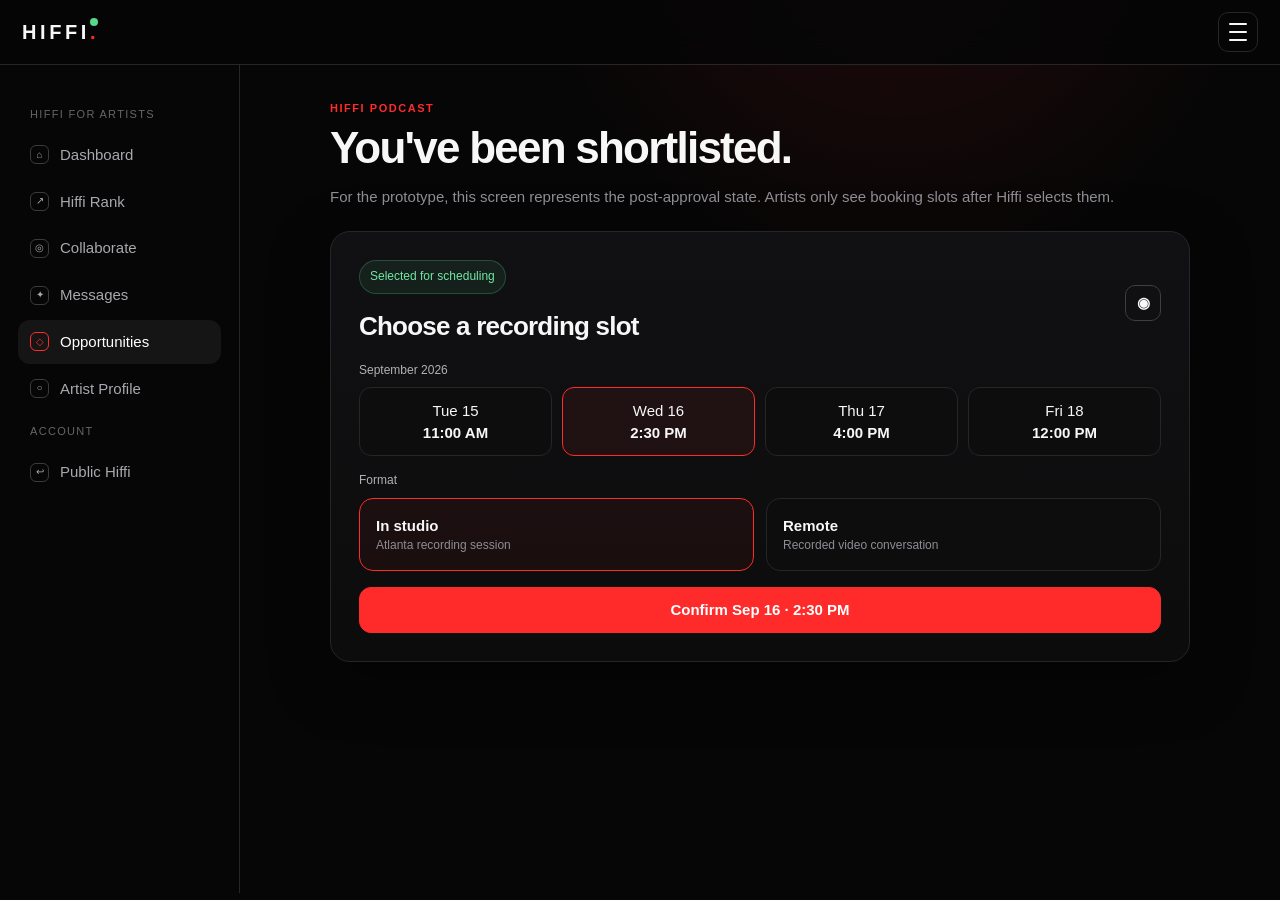
<file: podcast-book.html>
<!doctype html><html><head><meta charset="utf-8"><meta name="viewport" content="width=device-width,initial-scale=1"><title>Podcast Booking — Hiffi Prototype</title><link rel="stylesheet" href="styles.css"></head><body><div class="shell"><header class="topbar"><a class="brand" href="index.html">HIFFI<span class="dot">.</span></a><nav class="nav"><a class="" href="index.html">Explore</a><a class="active" href="index.html">Artist Index</a><a href="opportunities.html">Opportunities</a><a class="pill" href="dashboard.html">Artist Dashboard</a></nav></header><div class="layout"><aside class="sidebar"><div class="side-label">Hiffi for Artists</div><a class="side-link " href="dashboard.html"><span class="ico">⌂</span>Dashboard</a><a class="side-link " href="ranking.html"><span class="ico">↗</span>Hiffi Rank</a><a class="side-link " href="network.html"><span class="ico">◎</span>Collaborate</a><a class="side-link " href="messages.html"><span class="ico">✦</span>Messages</a><a class="side-link active" href="opportunities.html"><span class="ico">◇</span>Opportunities</a><a class="side-link " href="edit-profile.html"><span class="ico">○</span>Artist Profile</a><div class="side-label">Account</div><a class="side-link" href="index.html"><span class="ico">↩</span>Public Hiffi</a></aside><main class="content"><div class="narrow"><div class="eyebrow">Hiffi Podcast</div><h1 class="h1">You've been shortlisted.</h1><p class="muted">For the prototype, this screen represents the post-approval state. Artists only see booking slots after Hiffi selects them.</p><div class="card form-card" style="margin-top:24px"><div class="between"><div><span class="badge good">Selected for scheduling</span><h2 class="h2" style="margin-top:14px">Choose a recording slot</h2></div><div class="logo-mark">◉</div></div><div class="field"><label>September 2026</label><div class="schedule"><div class="slot">Tue 15<br><b>11:00 AM</b></div><div class="slot selected">Wed 16<br><b>2:30 PM</b></div><div class="slot">Thu 17<br><b>4:00 PM</b></div><div class="slot">Fri 18<br><b>12:00 PM</b></div></div></div><div class="field"><label>Format</label><div class="choice-grid"><div class="choice selected"><b>In studio</b><div class="muted tiny">Atlanta recording session</div></div><div class="choice"><b>Remote</b><div class="muted tiny">Recorded video conversation</div></div></div></div><button class="btn primary full" data-toast="Podcast slot booked — prototype state">Confirm Sep 16 · 2:30 PM</button></div></div></main></div></div><div class="toast"></div><script src="app.js"></script></body></html>
</file>
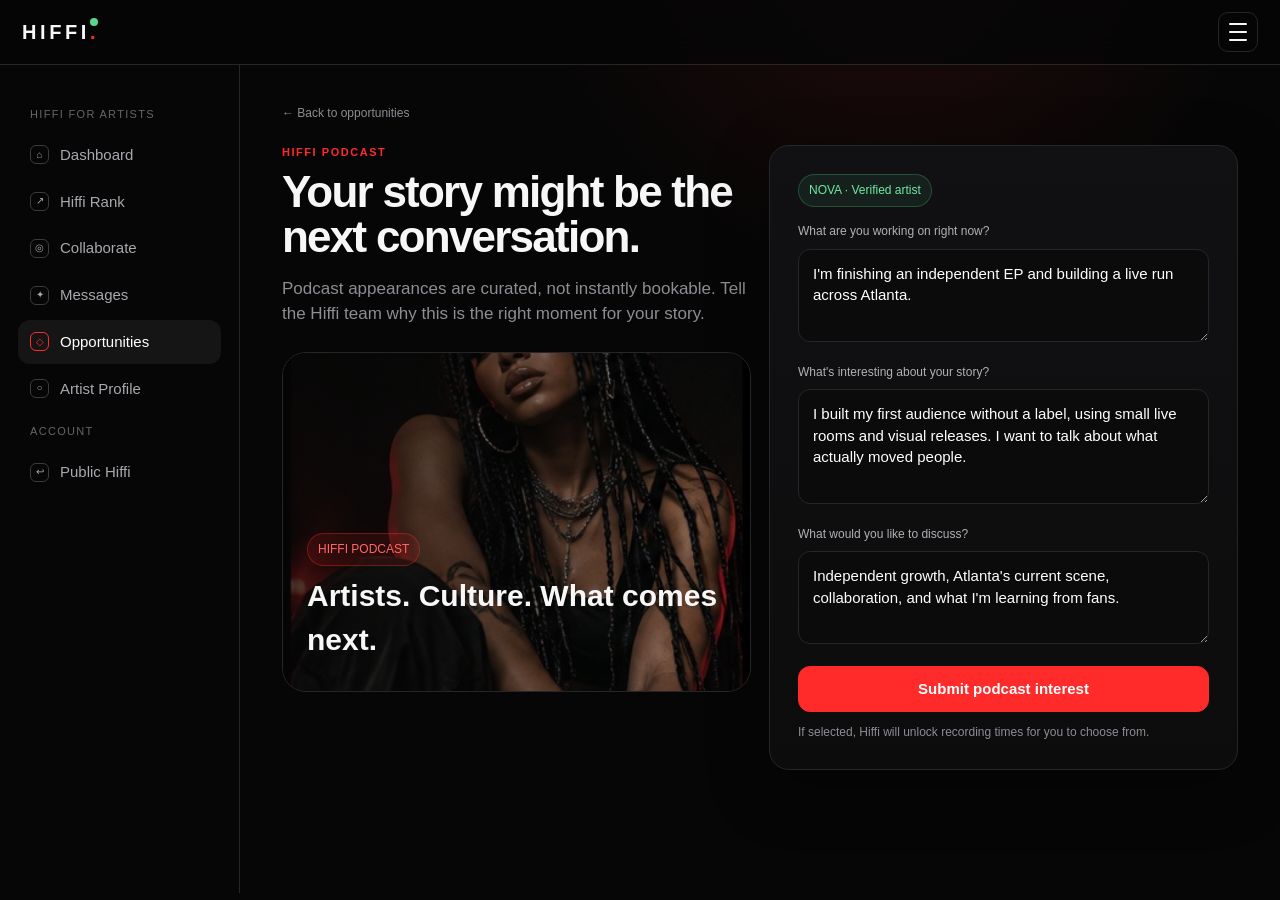
<file: podcast.html>
<!doctype html><html><head><meta charset="utf-8"><meta name="viewport" content="width=device-width,initial-scale=1"><title>Hiffi Podcast — Hiffi Prototype</title><link rel="stylesheet" href="styles.css"></head><body><div class="shell"><header class="topbar"><a class="brand" href="index.html">HIFFI<span class="dot">.</span></a><nav class="nav"><a class="" href="index.html">Explore</a><a class="active" href="index.html">Artist Index</a><a href="opportunities.html">Opportunities</a><a class="pill" href="dashboard.html">Artist Dashboard</a></nav></header><div class="layout"><aside class="sidebar"><div class="side-label">Hiffi for Artists</div><a class="side-link " href="dashboard.html"><span class="ico">⌂</span>Dashboard</a><a class="side-link " href="ranking.html"><span class="ico">↗</span>Hiffi Rank</a><a class="side-link " href="network.html"><span class="ico">◎</span>Collaborate</a><a class="side-link " href="messages.html"><span class="ico">✦</span>Messages</a><a class="side-link active" href="opportunities.html"><span class="ico">◇</span>Opportunities</a><a class="side-link " href="edit-profile.html"><span class="ico">○</span>Artist Profile</a><div class="side-label">Account</div><a class="side-link" href="index.html"><span class="ico">↩</span>Public Hiffi</a></aside><main class="content"><a class="muted tiny" href="opportunities.html">← Back to opportunities</a><div class="grid2" style="margin-top:22px;align-items:start"><div><div class="eyebrow">Hiffi Podcast</div><h1 class="h1">Your story might be the next conversation.</h1><p class="muted" style="font-size:17px">Podcast appearances are curated, not instantly bookable. Tell the Hiffi team why this is the right moment for your story.</p><div class="hero-art" style="height:340px;margin-top:26px"><img src="assets/zaya.jpg"><div style="position:absolute;left:24px;bottom:22px;z-index:2"><span class="badge red">HIFFI PODCAST</span><h2 style="font-size:30px;margin:8px 0">Artists. Culture. What comes next.</h2></div></div></div><div class="card form-card"><span class="badge good">NOVA · Verified artist</span><div class="field"><label>What are you working on right now?</label><textarea class="input" rows="3">I'm finishing an independent EP and building a live run across Atlanta.</textarea></div><div class="field"><label>What's interesting about your story?</label><textarea class="input" rows="4">I built my first audience without a label, using small live rooms and visual releases. I want to talk about what actually moved people.</textarea></div><div class="field"><label>What would you like to discuss?</label><textarea class="input" rows="3">Independent growth, Atlanta's current scene, collaboration, and what I'm learning from fans.</textarea></div><a class="btn primary full" href="podcast-book.html">Submit podcast interest</a><p class="muted tiny" style="margin-bottom:0">If selected, Hiffi will unlock recording times for you to choose from.</p></div></div></main></div></div><div class="toast"></div><script src="app.js"></script></body></html>
</file>
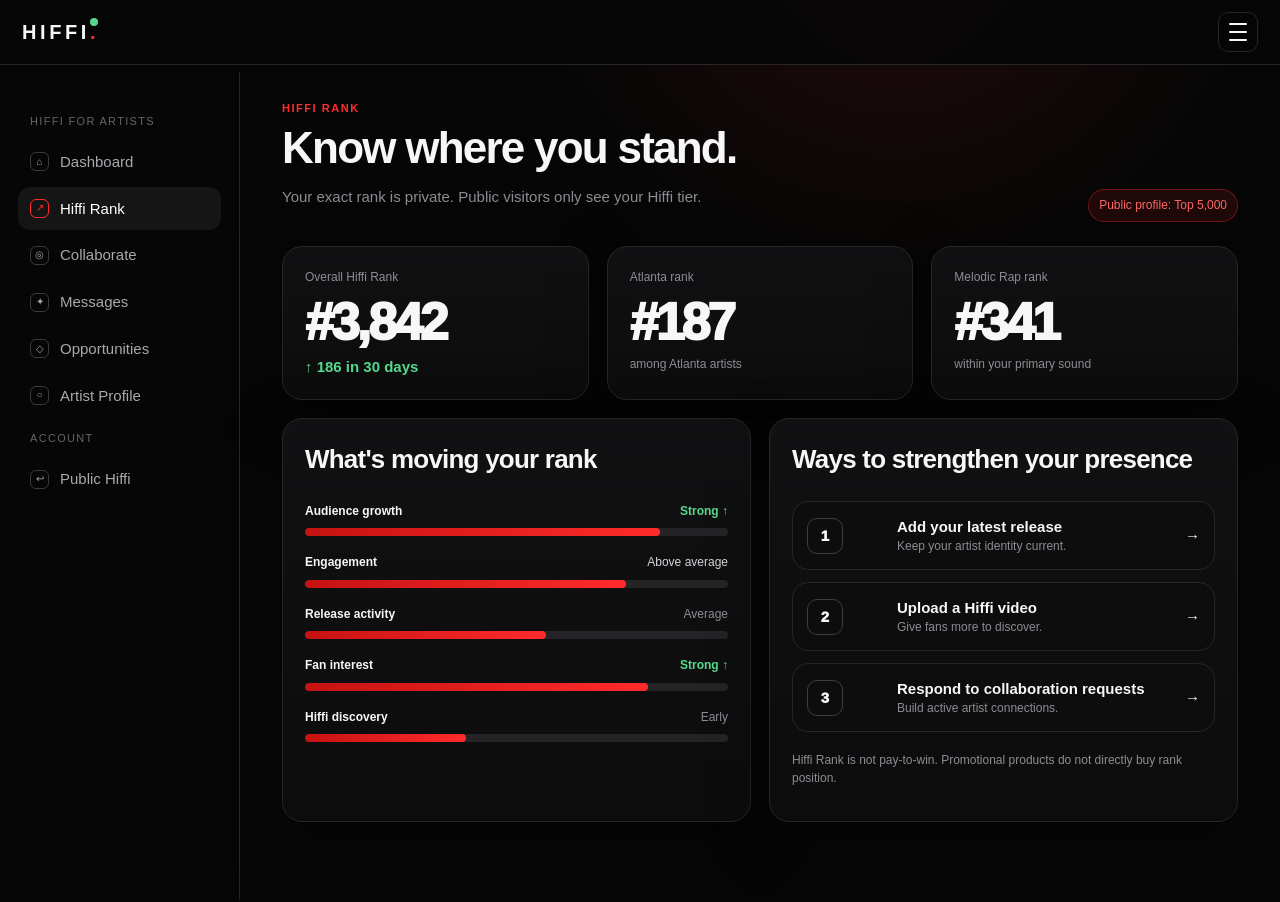
<file: ranking.html>
<!doctype html><html><head><meta charset="utf-8"><meta name="viewport" content="width=device-width,initial-scale=1"><title>Hiffi Rank — Hiffi Prototype</title><link rel="stylesheet" href="styles.css"></head><body><div class="shell"><header class="topbar"><a class="brand" href="index.html">HIFFI<span class="dot">.</span></a><nav class="nav"><a class="" href="index.html">Explore</a><a class="active" href="index.html">Artist Index</a><a href="opportunities.html">Opportunities</a><a class="pill" href="dashboard.html">Artist Dashboard</a></nav></header><div class="layout"><aside class="sidebar"><div class="side-label">Hiffi for Artists</div><a class="side-link " href="dashboard.html"><span class="ico">⌂</span>Dashboard</a><a class="side-link active" href="ranking.html"><span class="ico">↗</span>Hiffi Rank</a><a class="side-link " href="network.html"><span class="ico">◎</span>Collaborate</a><a class="side-link " href="messages.html"><span class="ico">✦</span>Messages</a><a class="side-link " href="opportunities.html"><span class="ico">◇</span>Opportunities</a><a class="side-link " href="edit-profile.html"><span class="ico">○</span>Artist Profile</a><div class="side-label">Account</div><a class="side-link" href="index.html"><span class="ico">↩</span>Public Hiffi</a></aside><main class="content"><div class="between" style="align-items:flex-end"><div><div class="eyebrow">Hiffi Rank</div><h1 class="h1">Know where you stand.</h1><p class="muted">Your exact rank is private. Public visitors only see your Hiffi tier.</p></div><span class="badge red">Public profile: Top 5,000</span></div><div class="grid3" style="margin-top:24px"><div class="card card-pad"><div class="muted tiny">Overall Hiffi Rank</div><div class="rank-number" style="font-size:52px;margin-top:12px">#3,842</div><div class="trend" style="margin-top:10px">↑ 186 in 30 days</div></div><div class="card card-pad"><div class="muted tiny">Atlanta rank</div><div class="rank-number" style="font-size:52px;margin-top:12px">#187</div><div class="muted tiny" style="margin-top:10px">among Atlanta artists</div></div><div class="card card-pad"><div class="muted tiny">Melodic Rap rank</div><div class="rank-number" style="font-size:52px;margin-top:12px">#341</div><div class="muted tiny" style="margin-top:10px">within your primary sound</div></div></div><div class="grid2" style="margin-top:18px"><div class="card card-pad"><h2 class="h2">What's moving your rank</h2><div style="margin-top:24px"><div style="margin:18px 0"><div class="between tiny"><b>Audience growth</b><span class="trend">Strong ↑</span></div><div class="progress" style="margin-top:8px"><span style="width:84%"></span></div></div><div style="margin:18px 0"><div class="between tiny"><b>Engagement</b><span class="kicker">Above average</span></div><div class="progress" style="margin-top:8px"><span style="width:76%"></span></div></div><div style="margin:18px 0"><div class="between tiny"><b>Release activity</b><span class="muted">Average</span></div><div class="progress" style="margin-top:8px"><span style="width:57%"></span></div></div><div style="margin:18px 0"><div class="between tiny"><b>Fan interest</b><span class="trend">Strong ↑</span></div><div class="progress" style="margin-top:8px"><span style="width:81%"></span></div></div><div style="margin:18px 0"><div class="between tiny"><b>Hiffi discovery</b><span class="muted">Early</span></div><div class="progress" style="margin-top:8px"><span style="width:38%"></span></div></div></div></div><div class="card card-pad"><h2 class="h2">Ways to strengthen your presence</h2><div class="stack gap12" style="margin-top:22px"><div class="match-card"><div class="logo-mark">1</div><div><b>Add your latest release</b><div class="muted tiny">Keep your artist identity current.</div></div><span>→</span></div><div class="match-card"><div class="logo-mark">2</div><div><b>Upload a Hiffi video</b><div class="muted tiny">Give fans more to discover.</div></div><span>→</span></div><a class="match-card" href="network.html"><div class="logo-mark">3</div><div><b>Respond to collaboration requests</b><div class="muted tiny">Build active artist connections.</div></div><span>→</span></a></div><p class="muted tiny" style="margin-top:20px">Hiffi Rank is not pay-to-win. Promotional products do not directly buy rank position.</p></div></div></main></div></div><div class="toast"></div><script src="app.js"></script></body></html>
</file>
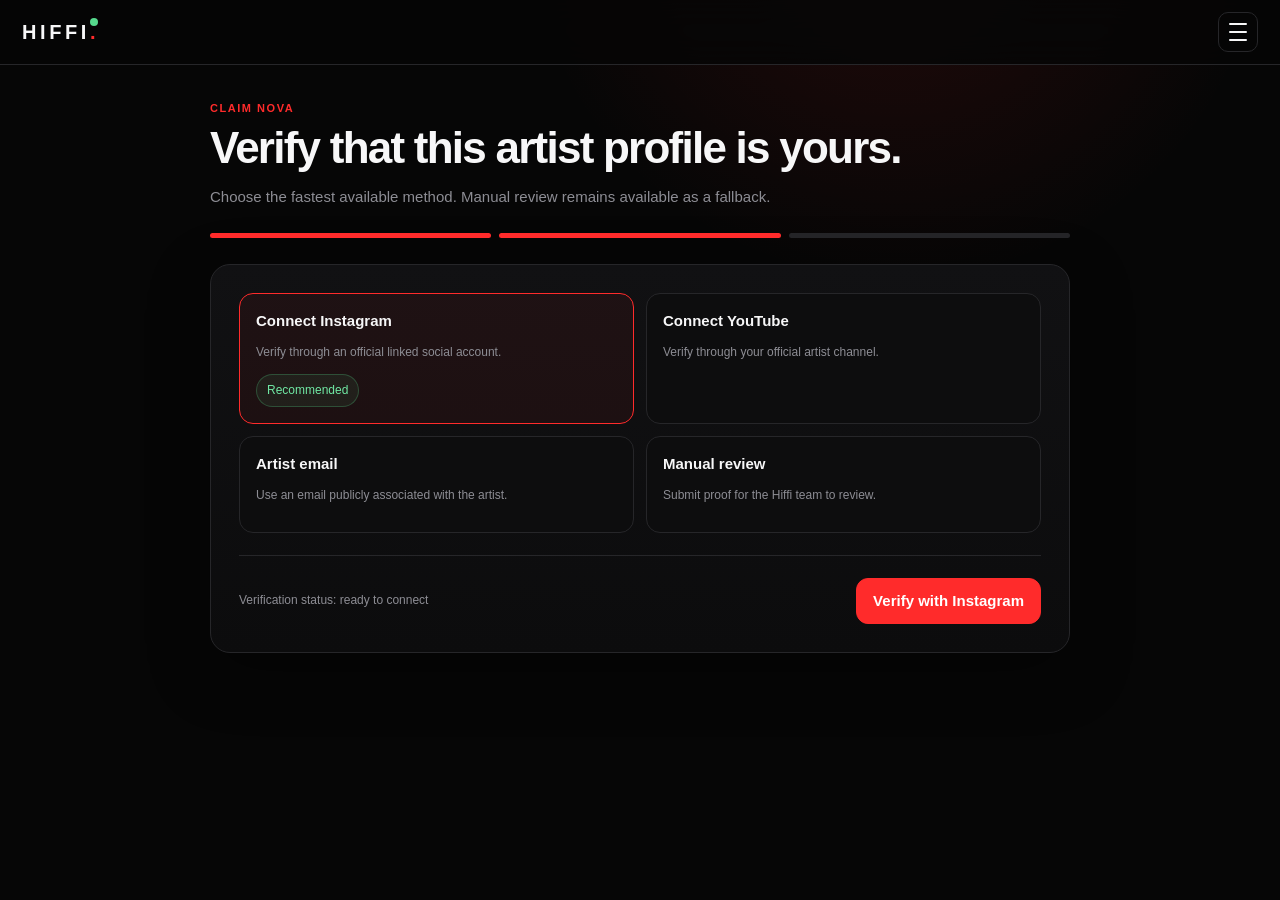
<file: verify.html>
<!doctype html><html><head><meta charset="utf-8"><meta name="viewport" content="width=device-width,initial-scale=1"><title>Verify Artist — Hiffi Prototype</title><link rel="stylesheet" href="styles.css"></head><body><div class="shell"><header class="topbar"><a class="brand" href="index.html">HIFFI<span class="dot">.</span></a><nav class="nav"><a class="" href="index.html">Explore</a><a class="active" href="index.html">Artist Index</a><a href="opportunities.html">Opportunities</a><a class="pill" href="claim.html">Log in</a><a class="pill cta" href="claim.html">Sign up</a></nav></header><main class="content"><div class="narrow"><div class="eyebrow">Claim NOVA</div><h1 class="h1">Verify that this artist profile is yours.</h1><p class="muted">Choose the fastest available method. Manual review remains available as a fallback.</p><div class="stepper"><span class="step done"></span><span class="step current"></span><span class="step"></span></div><div class="card form-card"><div class="choice-grid"><div class="choice selected"><b>Connect Instagram</b><p class="muted tiny">Verify through an official linked social account.</p><span class="badge good">Recommended</span></div><div class="choice"><b>Connect YouTube</b><p class="muted tiny">Verify through your official artist channel.</p></div><div class="choice"><b>Artist email</b><p class="muted tiny">Use an email publicly associated with the artist.</p></div><div class="choice"><b>Manual review</b><p class="muted tiny">Submit proof for the Hiffi team to review.</p></div></div><div class="divider"></div><div class="between"><span class="muted tiny">Verification status: ready to connect</span><a class="btn primary" href="onboard.html">Verify with Instagram</a></div></div></div></main></div><div class="toast"></div><script src="app.js"></script></body></html>
</file>
<file: styles.css>
:root{--bg:#060606;--panel:#0e0e0f;--panel2:#151516;--line:#262629;--muted:#8d8d94;--text:#f7f7f8;--red:#ff2b2b;--red2:#c61212;--good:#56d98d;--amber:#f2bd4a;--radius:20px;--shadow:0 18px 60px rgba(0,0,0,.34)}
*{box-sizing:border-box}html{scroll-behavior:smooth}body{margin:0;background:radial-gradient(circle at 70% -10%,rgba(255,43,43,.12),transparent 28%),var(--bg);color:var(--text);font-family:Inter,ui-sans-serif,-apple-system,BlinkMacSystemFont,"Segoe UI",Roboto,Arial,sans-serif;font-size:15px;line-height:1.45}a{color:inherit;text-decoration:none}button,input,select,textarea{font:inherit}.shell{min-height:100vh}.topbar{height:72px;border-bottom:1px solid var(--line);display:flex;align-items:center;justify-content:space-between;padding:0 32px;position:sticky;top:0;background:rgba(6,6,6,.88);backdrop-filter:blur(16px);z-index:50}.brand{font-weight:900;letter-spacing:.18em;font-size:20px}.brand .dot{color:var(--red)}.nav{display:flex;align-items:center;gap:24px;color:#c5c5ca;font-size:14px}.nav a:hover,.nav a.active{color:#fff}.nav .pill{padding:10px 16px;border:1px solid var(--line);border-radius:999px}.nav .cta{background:var(--red);color:#fff;border-color:var(--red)}.layout{display:grid;grid-template-columns:240px minmax(0,1fr);min-height:calc(100vh - 72px)}.sidebar{border-right:1px solid var(--line);padding:28px 18px;position:sticky;top:72px;height:calc(100vh - 72px)}.side-label{text-transform:uppercase;letter-spacing:.12em;color:#666;font-size:11px;margin:14px 12px 10px}.side-link{display:flex;align-items:center;gap:11px;padding:11px 12px;border-radius:12px;color:#a8a8ae;margin:3px 0}.side-link:hover,.side-link.active{background:#151516;color:#fff}.ico{width:19px;height:19px;border-radius:6px;border:1px solid #3b3b3f;display:grid;place-items:center;font-size:10px}.side-link.active .ico{border-color:var(--red);color:var(--red)}.content{padding:36px 42px 80px;max-width:1460px;width:100%;margin:0 auto}.narrow{max-width:860px;margin:0 auto}.eyebrow{text-transform:uppercase;letter-spacing:.14em;color:var(--red);font-weight:800;font-size:11px}.h1{font-size:44px;line-height:1.04;letter-spacing:-.04em;margin:8px 0 10px}.h2{font-size:26px;letter-spacing:-.03em;margin:0}.h3{font-size:18px;margin:0}.muted{color:var(--muted)}.tiny{font-size:12px}.row{display:flex;align-items:center}.between{display:flex;align-items:center;justify-content:space-between}.gap8{gap:8px}.gap12{gap:12px}.gap16{gap:16px}.gap24{gap:24px}.stack{display:flex;flex-direction:column}.grid2{display:grid;grid-template-columns:repeat(2,minmax(0,1fr));gap:18px}.grid3{display:grid;grid-template-columns:repeat(3,minmax(0,1fr));gap:18px}.grid4{display:grid;grid-template-columns:repeat(4,minmax(0,1fr));gap:16px}.card{background:linear-gradient(180deg,#111113,#0c0c0d);border:1px solid var(--line);border-radius:var(--radius);box-shadow:var(--shadow)}.card-pad{padding:22px}.soft{box-shadow:none;background:#0b0b0c}.btn{border:1px solid var(--line);background:#151516;color:#fff;padding:11px 16px;border-radius:12px;font-weight:750;cursor:pointer;display:inline-flex;align-items:center;justify-content:center;gap:8px;transition:.18s}.btn:hover{transform:translateY(-1px);border-color:#444}.btn.primary{background:var(--red);border-color:var(--red)}.btn.ghost{background:transparent}.btn.full{width:100%}.btn.small{padding:8px 12px;border-radius:10px;font-size:13px}.badge{display:inline-flex;align-items:center;gap:6px;border:1px solid var(--line);background:#121213;padding:7px 10px;border-radius:999px;font-size:12px;color:#c9c9cd}.badge.red{border-color:rgba(255,43,43,.35);background:rgba(255,43,43,.1);color:#ff6868}.badge.good{border-color:rgba(86,217,141,.25);background:rgba(86,217,141,.08);color:#70e8a4}.badge.amber{border-color:rgba(242,189,74,.25);background:rgba(242,189,74,.08);color:#f4ca6d}.divider{height:1px;background:var(--line);margin:22px 0}.hero-index{padding:56px 0 34px;display:grid;grid-template-columns:1.3fr .7fr;gap:40px;align-items:end}.search{background:#111113;border:1px solid var(--line);border-radius:14px;padding:14px 16px;color:#fff;width:100%;outline:none}.search:focus{border-color:#505055}.filters{display:flex;gap:10px;flex-wrap:wrap;margin:20px 0 26px}.filter{background:#101011;border:1px solid var(--line);color:#b9b9bf;padding:9px 12px;border-radius:999px;cursor:pointer}.filter.active{color:#fff;border-color:#555}.artist-grid{display:grid;grid-template-columns:repeat(4,minmax(0,1fr));gap:18px}.artist-card{overflow:hidden;position:relative}.artist-card img{width:100%;height:270px;object-fit:cover;display:block;filter:saturate(.9)}.artist-card .overlay{position:absolute;inset:0;background:linear-gradient(transparent 42%,rgba(0,0,0,.88) 100%)}.artist-card .info{position:absolute;left:18px;right:18px;bottom:17px}.artist-card .name{font-size:19px;font-weight:850}.artist-card .meta{font-size:12px;color:#c0c0c4}.artist-card .ranktag{position:absolute;top:14px;left:14px}.profile-hero{display:grid;grid-template-columns:380px minmax(0,1fr);gap:34px;align-items:start}.cover{border-radius:24px;overflow:hidden;border:1px solid var(--line);height:520px}.cover img{width:100%;height:100%;object-fit:cover}.profile-title{font-size:58px;letter-spacing:-.055em;margin:4px 0 4px}.stat-strip{display:grid;grid-template-columns:repeat(4,minmax(0,1fr));gap:12px;margin:24px 0}.stat{padding:18px;border:1px solid var(--line);background:#0e0e0f;border-radius:15px}.stat .num{font-size:23px;font-weight:850;letter-spacing:-.025em}.claim-banner{border:1px solid rgba(255,43,43,.35);background:linear-gradient(100deg,rgba(255,43,43,.14),rgba(255,43,43,.03));border-radius:18px;padding:20px;display:flex;align-items:center;justify-content:space-between;gap:16px}.stepper{display:flex;gap:8px;margin:26px 0}.step{height:5px;flex:1;background:#242427;border-radius:99px}.step.done,.step.current{background:var(--red)}.form-card{padding:28px}.field{margin:16px 0}.field label{display:block;font-size:12px;color:#b1b1b6;margin-bottom:8px}.input{width:100%;padding:13px 14px;border-radius:12px;border:1px solid var(--line);background:#0b0b0c;color:#fff;outline:none}.input:focus{border-color:#5c5c62}.choice-grid{display:grid;grid-template-columns:repeat(2,minmax(0,1fr));gap:12px}.choice{border:1px solid var(--line);border-radius:14px;padding:16px;cursor:pointer;background:#0d0d0e}.choice:hover,.choice.selected{border-color:var(--red);background:rgba(255,43,43,.06)}.dashboard-head{display:flex;align-items:flex-end;justify-content:space-between;gap:20px;margin-bottom:26px}.rank-card{padding:28px;position:relative;overflow:hidden}.rank-card:after{content:"";position:absolute;width:240px;height:240px;background:radial-gradient(circle,rgba(255,43,43,.22),transparent 68%);right:-60px;top:-90px}.rank-number{font-size:64px;font-weight:950;letter-spacing:-.06em;line-height:.9}.trend{color:var(--good);font-weight:750}.progress{height:8px;background:#242427;border-radius:99px;overflow:hidden}.progress>span{display:block;height:100%;background:linear-gradient(90deg,var(--red2),var(--red));border-radius:99px}.metric{font-size:27px;font-weight:850;letter-spacing:-.03em}.match-card{display:grid;grid-template-columns:76px 1fr auto;gap:14px;align-items:center;padding:14px;border:1px solid var(--line);border-radius:16px;background:#0d0d0e}.avatar{width:76px;height:76px;border-radius:14px;object-fit:cover}.avatar.sm{width:46px;height:46px;border-radius:12px}.match-score{font-size:18px;font-weight:900}.dot{width:8px;height:8px;border-radius:50%;background:var(--good);display:inline-block}.opportunity{padding:20px;min-height:180px;display:flex;flex-direction:column;justify-content:space-between}.opp-icon{font-size:24px}.msg-layout{display:grid;grid-template-columns:330px minmax(0,1fr);height:650px;overflow:hidden}.thread-list{border-right:1px solid var(--line);padding:10px}.thread{display:flex;gap:12px;padding:12px;border-radius:13px;margin:3px 0}.thread.active{background:#171719}.chat{display:flex;flex-direction:column}.chat-head{padding:16px 18px;border-bottom:1px solid var(--line)}.chat-body{padding:22px;flex:1;overflow:auto}.bubble{max-width:64%;padding:12px 14px;border-radius:16px;background:#1a1a1d;margin:8px 0}.bubble.me{margin-left:auto;background:var(--red)}.chat-compose{padding:16px;border-top:1px solid var(--line);display:flex;gap:10px}.schedule{display:grid;grid-template-columns:repeat(4,1fr);gap:10px}.slot{padding:12px;border:1px solid var(--line);border-radius:12px;text-align:center;cursor:pointer;background:#0d0d0e}.slot:hover,.slot.selected{border-color:var(--red);background:rgba(255,43,43,.07)}.toast{position:fixed;right:24px;bottom:24px;background:#18181b;border:1px solid #38383d;border-radius:14px;padding:14px 16px;box-shadow:var(--shadow);display:none;z-index:100}.toast.show{display:block}.mobile-nav{display:none}.kicker{color:#d6d6da}.logo-mark{width:36px;height:36px;border-radius:10px;border:1px solid #3d3d42;display:grid;place-items:center;font-weight:950}.hero-art{height:240px;border-radius:24px;overflow:hidden;border:1px solid var(--line);position:relative}.hero-art img{width:100%;height:100%;object-fit:cover}.hero-art:after{content:"";position:absolute;inset:0;background:linear-gradient(90deg,rgba(6,6,6,.75),transparent)}.empty-note{padding:20px;border:1px dashed #303036;border-radius:16px;color:#8c8c93}.tour{font-size:12px;color:#777}.tour a{color:#aaa;text-decoration:underline;text-underline-offset:3px}
@media(max-width:1050px){.layout{grid-template-columns:1fr}.sidebar{display:flex;align-items:center;gap:8px;overflow-x:auto;border-right:0;border-bottom:1px solid var(--line);padding:12px 18px;position:relative;top:auto;height:auto;background:rgba(6,6,6,.96);z-index:1;white-space:nowrap;scrollbar-width:none}.sidebar::-webkit-scrollbar{display:none}.side-label{margin:0 8px 0 0;flex:0 0 auto}.side-link{margin:0;flex:0 0 auto;padding:9px 11px}.artist-grid{grid-template-columns:repeat(2,1fr)}.profile-hero{grid-template-columns:300px 1fr}.grid4{grid-template-columns:repeat(2,1fr)}.content{padding:28px 24px 70px}.topbar{padding:0 22px}}
@media(max-width:700px){.nav a:not(.cta):not(.pill){display:none}.hero-index,.profile-hero,.grid2,.grid3,.grid4,.msg-layout{grid-template-columns:1fr}.artist-grid{grid-template-columns:1fr}.cover{height:420px}.profile-title{font-size:42px}.stat-strip{grid-template-columns:repeat(2,1fr)}.content{padding:24px 16px 76px}.topbar{height:64px}.layout{min-height:calc(100vh - 64px)}.h1{font-size:36px}.rank-number{font-size:54px}.schedule{grid-template-columns:repeat(2,1fr)}.thread-list{display:none}.msg-layout{height:620px}.bubble{max-width:82%}.artist-card img{height:360px}}
.menu-toggle{display:none}
@media(max-width:1300px){.topbar{position:relative;padding:12px 22px;height:auto;min-height:64px}.menu-toggle{display:grid;place-items:center;gap:4px;width:40px;height:40px;padding:9px;background:transparent;border:1px solid var(--line);border-radius:10px;color:var(--text);cursor:pointer}.menu-toggle span{display:block;width:18px;height:2px;background:currentColor;border-radius:2px}.nav{display:none;position:absolute;top:calc(100% + 8px);left:22px;right:22px;flex-direction:column;align-items:stretch;gap:4px;padding:10px;background:rgba(14,14,15,.98);border:1px solid var(--line);border-radius:14px;box-shadow:var(--shadow)}.topbar.nav-open .nav{display:flex}.nav a,.nav a:not(.cta):not(.pill){display:block;padding:10px 12px}.nav .pill{border-radius:10px}}
@media(max-width:700px){.dashboard-head{align-items:flex-start;flex-direction:column}.dashboard-head .row{flex-wrap:wrap}}
</file>
